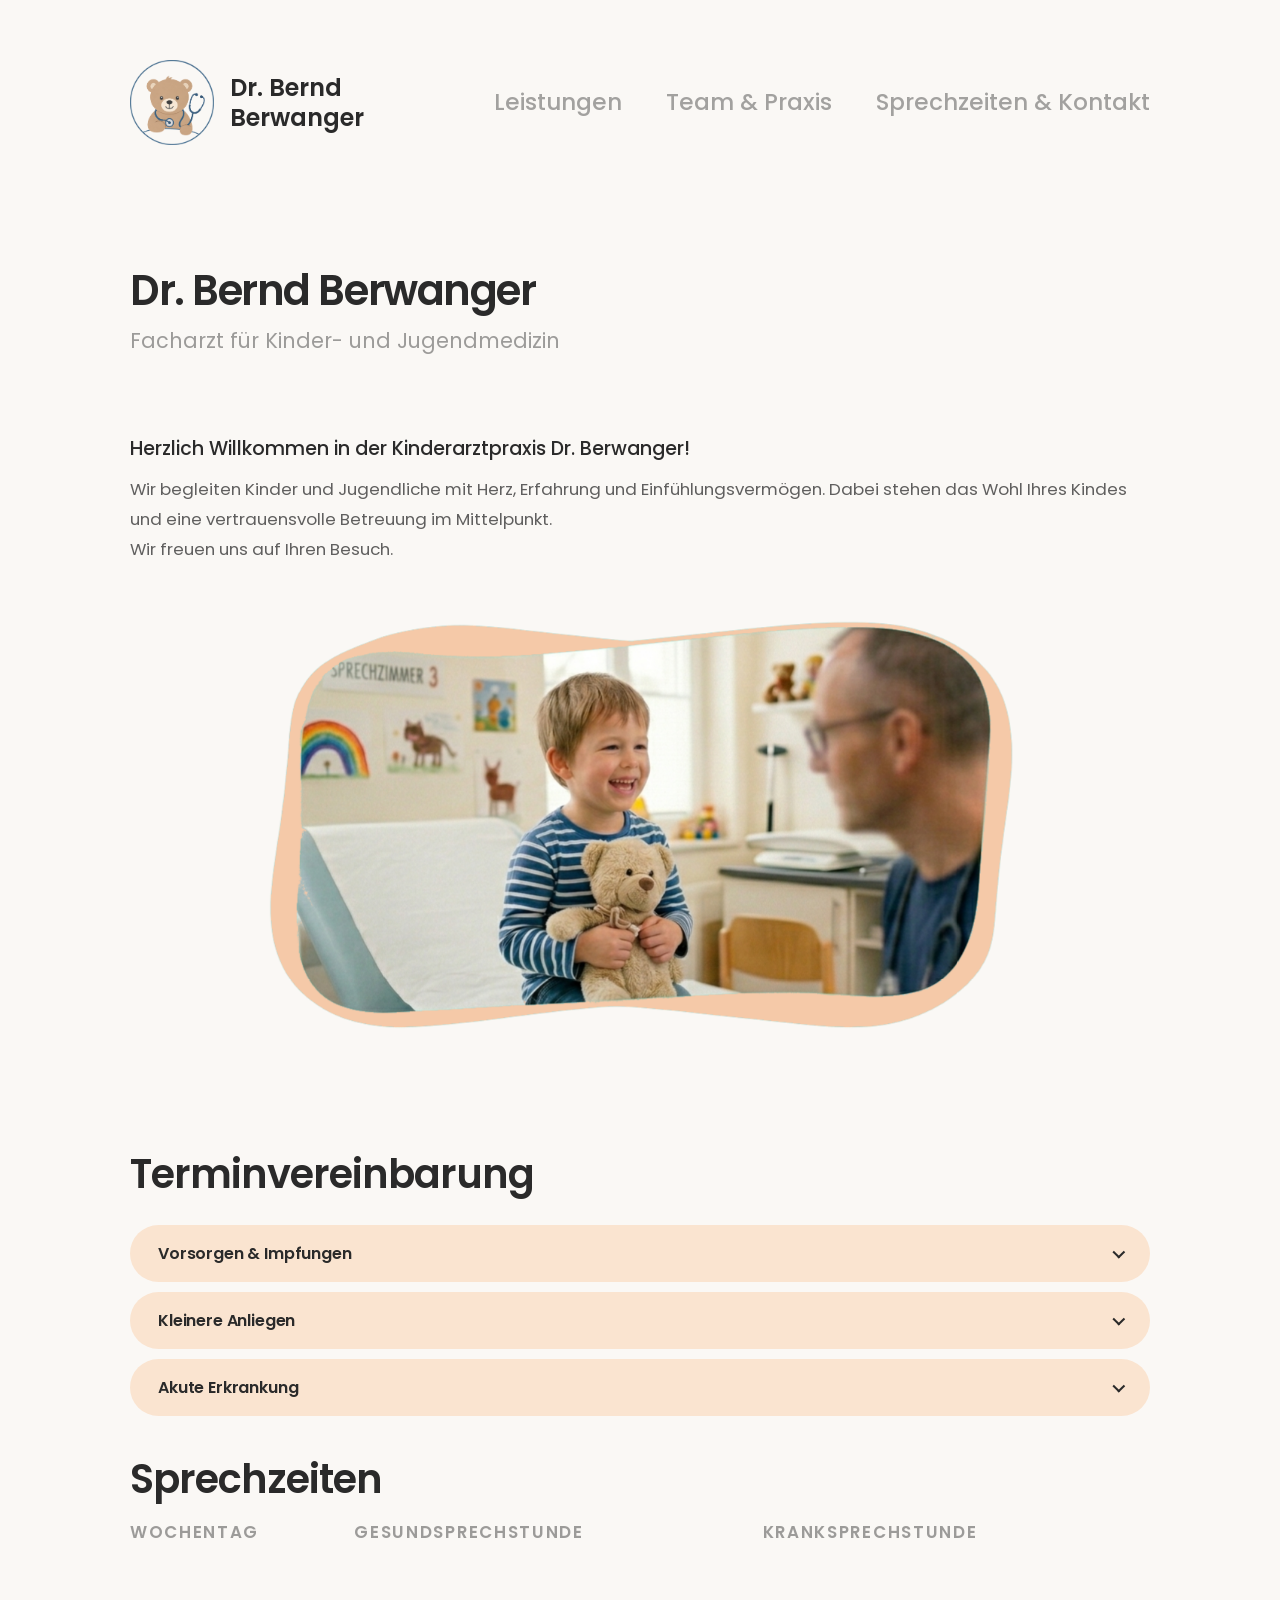
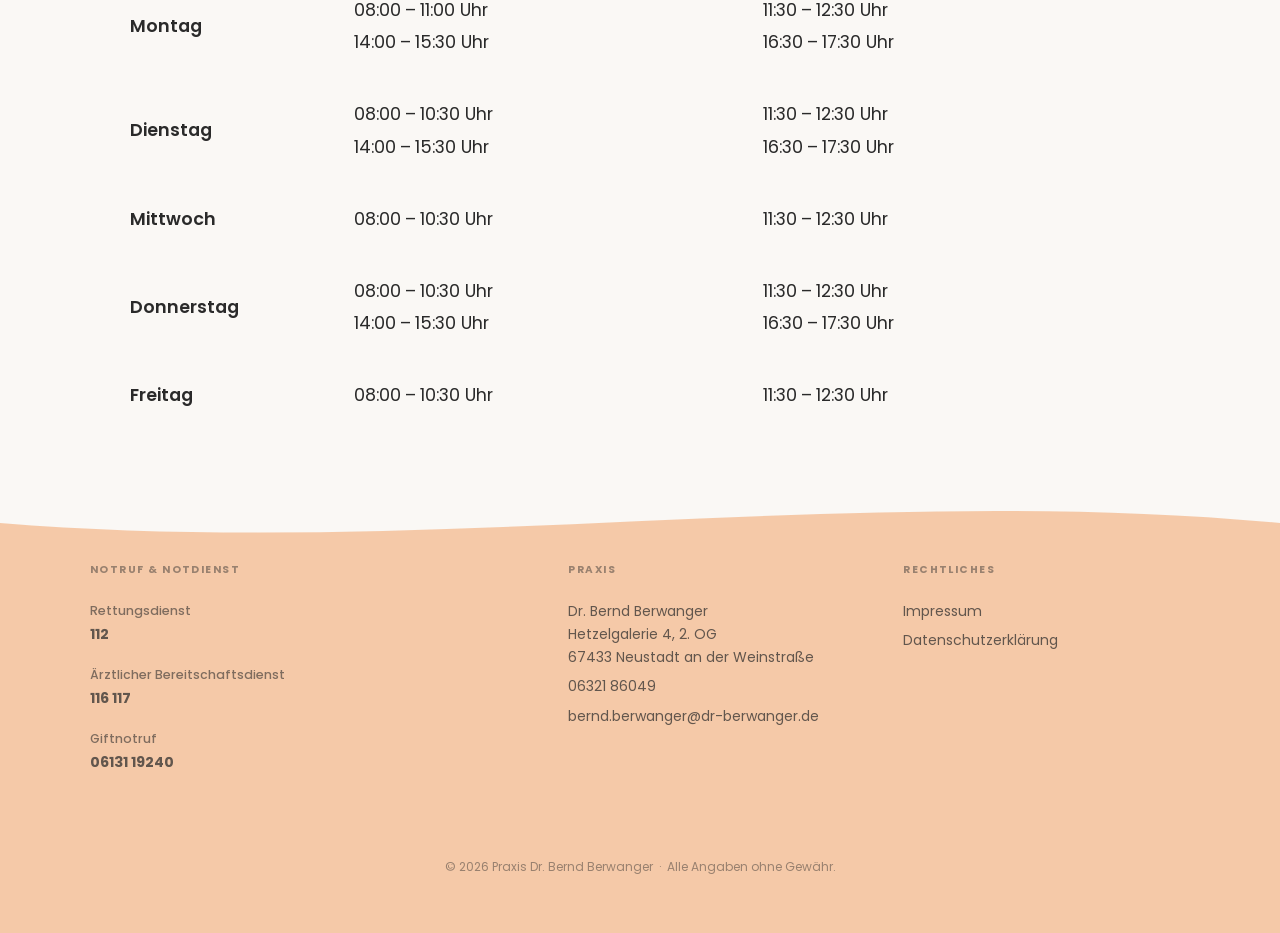
<file: index.html>
<!DOCTYPE html>
<html lang="de">
<head>
  <meta charset="UTF-8" />
  <meta name="viewport" content="width=device-width, initial-scale=1.0" />
  <link rel="icon" href="favicon.ico" type="image/x-icon" />
  <link rel="icon" type="image/png" sizes="32x32" href="favicon-32x32.png" />
  <link rel="apple-touch-icon" sizes="180x180" href="apple-touch-icon.png" />
  <meta name="description" content="Kinderarztpraxis Dr. Bernd Berwanger – Ihr Kinder- und Jugendarzt in Neustadt. Sprechzeiten, Leistungen und Kontakt." />
  <title>Dr. Bernd Berwanger – Kinderarztpraxis</title>

  <!-- Google Fonts: Poppins -->
  <link rel="preconnect" href="https://fonts.googleapis.com" />
  <link rel="preconnect" href="https://fonts.gstatic.com" crossorigin />
  <link href="https://fonts.googleapis.com/css2?family=Poppins:wght@300;400;500;600;700&display=swap" rel="stylesheet" />

  <!-- Zentrales Design-System -->
  <link rel="stylesheet" href="style.css" />

  <style>
    /* ── Terminvereinbarung: Links im Akkordeon ──────────────────
       Überschreibt die großen Werte aus style.css für den
       Akkordeon-Kontext. Unterstriche entfallen bei der E-Mail.
    ──────────────────────────────────────────────────────────── */
    .termin-tel-link {
      font-size:      clamp(1rem, 2.5vw, 1.3rem);
      letter-spacing: -0.01em;
      line-height:    1.35;
      margin-bottom:  0.25rem;
    }

    .termin-email-link {
      font-size:     clamp(1rem, 2.5vw, 1.3rem);
      border-bottom: none;
    }

    .termin-email-link:hover { opacity: 0.65; }
  </style>
</head>

<body>

  <!-- ════════════════════════════════════════
       KOPFZEILE / NAVIGATION
  ════════════════════════════════════════ -->
  <header class="nav-wrapper" role="banner">
    <div class="nav-inner">

      <a href="index.html" class="logo-bereich" aria-label="Startseite – Praxis Dr. Berwanger">
        <img id="praxis-logo" src="" alt="Logo der Praxis Dr. Berwanger" />
        <div>
          <div class="logo-text-haupt">Dr. Bernd<br />Berwanger</div>
        </div>
      </a>

      <nav aria-label="Hauptnavigation">
        <ul class="nav-links">
          <li><a href="leistungen.html">Leistungen</a></li>
          <li><a href="team.html">Team &amp; Praxis</a></li>
          <li><a href="kontakt.html">Sprechzeiten &amp; Kontakt</a></li>
        </ul>
      </nav>

      <button
        class="burger-btn"
        id="burgerBtn"
        aria-expanded="false"
        aria-controls="mobileMenu"
        aria-label="Menü öffnen"
      >
        <span></span>
        <span></span>
        <span></span>
      </button>

    </div>

    <nav id="mobileMenu" class="mobile-menu" aria-label="Mobile Navigation" hidden>
      <a href="leistungen.html">Leistungen</a>
      <a href="team.html">Team &amp; Praxis</a>
      <a href="kontakt.html">Sprechzeiten &amp; Kontakt</a>
    </nav>
  </header>


  <!-- ════════════════════════════════════════
       ANKÜNDIGUNGS-BANNER (dynamisch aus JSON)
  ════════════════════════════════════════ -->
  <div id="newsBanner" role="alert" aria-live="polite" style="display:none;"></div>


  <!-- ════════════════════════════════════════
       HAUPTINHALT
  ════════════════════════════════════════ -->
  <main id="hauptinhalt" class="startseite">

    <div class="inhalt-zentriert einblenden verzoegert-1">
      <section
        class="begruessungsbereich"
        id="begruessungsBereich"
        aria-labelledby="praxisArztName"
      >
        <div class="lade-placeholder" style="width:55%; height:3.6rem; margin-bottom:1rem;"></div>
        <div class="lade-placeholder" style="width:43%; height:1.35rem; margin-bottom:5rem;"></div>
        <div class="lade-placeholder" style="width:72%; margin-bottom:0.7rem;"></div>
        <div class="lade-placeholder" style="width:90%; margin-bottom:0.45rem;"></div>
        <div class="lade-placeholder" style="width:38%;"></div>
      </section>
    </div>

    <div class="startseiten-bild-wrapper einblenden verzoegert-1">
      <img
        src="bilder/bild_startseite1.png"
        alt="Einblick in die Praxis Dr. Berwanger"
        class="startseiten-bild"
      />
    </div>

    <!-- ════════════════════════════════════════
         TERMINVEREINBARUNG
    ════════════════════════════════════════ -->
    <div class="inhalt-zentriert">
      <section
        class="terminvereinbarung-bereich einblenden verzoegert-2"
        id="terminvereinbarungBereich"
        aria-labelledby="terminTitel"
      >
        <h2 id="terminTitel">Terminvereinbarung</h2>

        <div class="akkordeon" id="terminAkkordeon">

          <!-- ── Vorsorge & Impfungen ──────────────────────── -->
          <div class="akkordeon-item">
            <button class="akkordeon-pill" aria-expanded="false">
              Vorsorgen &amp; Impfungen
              <span class="akkordeon-pfeil" aria-hidden="true"></span>
            </button>
            <div class="akkordeon-inhalt">
              <div class="akkordeon-inhalt-inner">
                <p>Vorsorgen, Impfungen und alle geplanten Besuche vereinbaren
                   Sie bequem per E-Mail:</p>
                <a href="mailto:termine@dr-berwanger.de"
                   id="akkordeon-termin-email"
                   class="termin-email-link">Termine@dr-berwanger.de</a>
                <p class="akkordeon-app-zeile">Oder per Chat in der
                  <a href="kontakt.html#praxis-app" class="termin-inline-link">Praxis-App</a>.
                </p>
              </div>
            </div>
          </div>

          <!-- ── Kleinere Anliegen ─────────────────────────── -->
          <div class="akkordeon-item">
            <button class="akkordeon-pill" aria-expanded="false">
              Kleinere Anliegen
              <span class="akkordeon-pfeil" aria-hidden="true"></span>
            </button>
            <div class="akkordeon-inhalt">
              <div class="akkordeon-inhalt-inner">
                <p>Kleinere <strong>nicht-infektiöse</strong> Anliegen wie
                   Wunden, kurzfristige Impfungen oder kleinere Abklärungen können auch ohne 
                   Termin in die Gesundsprechstunde kommen. Bitte Wartezeit einplanen.</p>
              </div>
            </div>
          </div>

          <!-- ── Akute Erkrankung ──────────────────────────── -->
          <div class="akkordeon-item">
            <button class="akkordeon-pill" aria-expanded="false">
              Akute Erkrankung
              <span class="akkordeon-pfeil" aria-hidden="true"></span>
            </button>
            <div class="akkordeon-inhalt">
              <div class="akkordeon-inhalt-inner">
                <p>Kinder mit <strong>infektiösen</strong>  Erkrankungen wie Fieber, Erkältung,
                   Magen-Darm&nbsp;etc. können sich in der
                   Kranksprechstunde vorstellen.</p>
                <div class="akkordeon-sprechzeit-block">
                  <p><strong>Vormittags:</strong> Wenn möglich mit telefonischer Anmeldung.</p>
                  <a href="tel:0632186049"
                     id="akkordeon-telefon"
                     class="termin-tel-link"
                     aria-label="Praxis anrufen: 06321 86049">06321&thinsp;86049</a>
                </div>
                <div class="akkordeon-sprechzeit-block">
                  <p><strong>Nachmittags:</strong> Die Kranksprechstunde nachmittags
                     ist eine offene Sprechstunde – keine Anmeldung erforderlich.</p>
                </div>
              </div>
            </div>
          </div>

        </div>
      </section>
    </div>

    <div class="inhalt-zentriert">
      <section
        class="sprechzeiten-bereich einblenden verzoegert-2"
        id="sprechzeitenBereich"
        aria-labelledby="sprechzeitenTitel"
      >
        <h2 id="sprechzeitenTitel">Sprechzeiten</h2>
        <div id="sprechzeitenTabelle" role="region" aria-label="Sprechzeiten-Übersicht">
          <table class="sprechzeiten-tabelle" aria-hidden="true">
            <tbody>
              <tr><td colspan="3"><div class="lade-placeholder" style="height:2.75rem;"></div></td></tr>
              <tr><td colspan="3"><div class="lade-placeholder" style="height:2.75rem; margin-top:0.6rem;"></div></td></tr>
              <tr><td colspan="3"><div class="lade-placeholder" style="height:2.75rem; margin-top:0.6rem;"></div></td></tr>
            </tbody>
          </table>
        </div>
      </section>
    </div>

  </main>


  <!-- ════════════════════════════════════════
       FUSSZEILE
  ════════════════════════════════════════ -->
  <footer role="contentinfo">

    <svg
      class="footer-welle"
      viewBox="0 0 1440 90"
      preserveAspectRatio="none"
      xmlns="http://www.w3.org/2000/svg"
      aria-hidden="true"
    >
      <path d="M0,60 C480,95 960,20 1440,60 L1440,0 L0,0 Z" />
    </svg>

    <div class="footer-inner">

      <!-- Notruf & Notdienst -->
      <div class="footer-block">
        <h4>Notruf &amp; Notdienst</h4>
        <div class="notruf-eintrag">
          <div class="notruf-name">Rettungsdienst</div>
          <a href="tel:112" class="notruf-tel">112</a>
        </div>
        <div class="notruf-eintrag">
          <div class="notruf-name">Ärztlicher Bereitschaftsdienst</div>
          <a href="tel:116117" class="notruf-tel">116 117</a>
        </div>
        <div class="notruf-eintrag">
          <div class="notruf-name">Giftnotruf</div>
          <a href="tel:0613119240" class="notruf-tel">06131 19240</a>
        </div>
      </div>

      <!-- Praxis-Kontakt (dynamisch) -->
      <div class="footer-block" id="footerKontakt">
        <h4>Praxis</h4>
        <p class="lade-placeholder" style="width:85%;"></p>
        <p class="lade-placeholder" style="width:60%; margin-top:0.5rem;"></p>
        <p class="lade-placeholder" style="width:70%; margin-top:0.5rem;"></p>
      </div>

      <!-- Rechtliches -->
      <div class="footer-block">
        <h4>Rechtliches</h4>
        <a href="impressum.html">Impressum</a>
        <a href="datenschutz.html">Datenschutzerklärung</a>
      </div>

    </div>

    <div class="footer-bottom">
      <p>&copy; <span id="jahreszahl"></span> Praxis Dr. Bernd Berwanger &nbsp;·&nbsp; Alle Angaben ohne Gewähr.</p>
    </div>

  </footer>


  <!-- ════════════════════════════════════════
       JAVASCRIPT
  ════════════════════════════════════════ -->
  <script>
    "use strict";

    /* ════════════════════════════════════════════════════════════
       DATUMS-HILFSFUNKTIONEN
    ════════════════════════════════════════════════════════════ */
    function parseDatum(str) {
      const [y, m, d] = str.split('-').map(Number);
      return new Date(y, m - 1, d);
    }

    function formatDatum(datum) {
      const t = String(datum.getDate()).padStart(2, '0');
      const m = String(datum.getMonth() + 1).padStart(2, '0');
      return `${t}.${m}.${datum.getFullYear()}`;
    }

    /* ════════════════════════════════════════════════════════════
       EVENT-LOGIK
    ════════════════════════════════════════════════════════════ */
    function findeAktiveEvents(events) {
      if (!Array.isArray(events)) return [];
      const heute = new Date();
      heute.setHours(0, 0, 0, 0);

      return events
        .filter(ev => {
          if (!ev.von || !ev.bis) return false;
          const von = parseDatum(ev.von);
          const bis = parseDatum(ev.bis);

          if (ev.typ === 'freitext') {
            return heute >= von && heute <= bis;
          }
          if (ev.typ === 'schliessung') {
            const vorlaufTage  = ev.vorlauf_tage ?? 14;
            const vorlaufStart = new Date(von);
            vorlaufStart.setDate(vorlaufStart.getDate() - vorlaufTage);
            return heute >= vorlaufStart && heute <= bis;
          }
          return false;
        })
        .map(ev => {
          const vonDatum = parseDatum(ev.von);
          const bisDatum = parseDatum(ev.bis);
          const phase    = (ev.typ === 'schliessung' && heute < vonDatum)
            ? 'vorlauf' : 'aktiv';
          return { ...ev, vonDatum, bisDatum, phase };
        })
        .sort((a, b) => {
          if (a.typ === 'freitext' && b.typ !== 'freitext') return -1;
          if (a.typ !== 'freitext' && b.typ === 'freitext') return  1;
          return a.vonDatum - b.vonDatum;
        });
    }

    /* ════════════════════════════════════════════════════════════
       BANNER-INHALT AUFBAUEN
    ════════════════════════════════════════════════════════════ */
    function bannerInhaltErstellen(events, vertretungSeite) {
      const heute = new Date();
      heute.setHours(0, 0, 0, 0);

      const eventBloecke  = [];
      let   hatSchliessung = false;

      events.forEach(ev => {
        const innerBloecke = [];

        if (ev.typ === 'freitext') {
          innerBloecke.push(`<p class="banner-text">${ev.text}</p>`);
        }

        if (ev.typ === 'schliessung') {
          hatSchliessung    = true;
          const bisStr      = formatDatum(ev.bisDatum);
          const wiederAuf   = new Date(ev.bisDatum);
          wiederAuf.setDate(wiederAuf.getDate() + 1);
          const wiederAufStr = formatDatum(wiederAuf);

          const schliessText = ev.phase === 'vorlauf'
            ? `Unsere Praxis ist vom ${formatDatum(ev.vonDatum)} bis ${bisStr} ` +
              `wegen ${ev.grund} geschlossen. ` +
              `Wir freuen uns, Sie ab dem ${wiederAufStr} wieder begrüßen zu dürfen.`
            : `Unsere Praxis ist wegen ${ev.grund} noch bis ${bisStr} geschlossen. ` +
              `Wir freuen uns, Sie ab dem ${wiederAufStr} wieder begrüßen zu dürfen.`;

          innerBloecke.push(`<p class="banner-text">${schliessText}</p>`);
        }

        if (innerBloecke.length) {
          eventBloecke.push(`<div class="banner-event">${innerBloecke.join('')}</div>`);
        }
      });

      if (!eventBloecke.length) return { html: '', hatInhalt: false };

      const eventsHtml = `<div class="banner-events">${eventBloecke.join('')}</div>`;
      const btnHtml    = (hatSchliessung && vertretungSeite)
        ? `<a href="${vertretungSeite}" class="banner-btn">Vertretung ansehen</a>`
        : '';

      return { html: eventsHtml + btnHtml, hatInhalt: true };
    }

    /* ── Hilfsfunktionen Sprechzeiten ───────────────────────── */
    function zeitraum(von, bis) {
      if (!von || !bis) return null;
      return `${von}&thinsp;–&thinsp;${bis} Uhr`;
    }

    function zeitblockHtml(zeiten) {
      if (!zeiten || !zeiten.von) return '<span style="opacity:0.28;">–</span>';
      const morgenText     = zeitraum(zeiten.von, zeiten.bis);
      const nachmittagText = (zeiten.nachmittag_von && zeiten.nachmittag_bis)
        ? zeitraum(zeiten.nachmittag_von, zeiten.nachmittag_bis)
        : null;
      let html = '<span class="zeitblock">';
      html += `<span class="morgen">${morgenText}</span>`;
      if (nachmittagText) {
        html += `<span class="nachmittag">${nachmittagText}</span>`;
      }
      html += '</span>';
      return html;
    }

    /* ── Befüll-Funktion: Sprechzeiten ──────────────────────── */
    function befuelleSprechzeiten(oeffnungszeiten) {
      if (!oeffnungszeiten || !oeffnungszeiten.tage) return;
      const container = document.getElementById('sprechzeitenTabelle');
      let html =
        '<table class="sprechzeiten-tabelle" role="table" aria-label="Wöchentliche Sprechzeiten">' +
          '<thead>' +
            '<tr>' +
              '<th scope="col">Wochentag</th>' +
              '<th scope="col">Gesundsprechstunde</th>' +
              '<th scope="col">Kranksprechstunde</th>' +
            '</tr>' +
          '</thead>' +
          '<tbody>';
      oeffnungszeiten.tage.forEach(eintrag => {
        html +=
          '<tr>' +
            `<td>${eintrag.tag}</td>` +
            `<td data-label="Gesundsprechstunde">${zeitblockHtml(eintrag.gesund)}</td>` +
            `<td data-label="Kranksprechstunde">${zeitblockHtml(eintrag.krank)}</td>` +
          '</tr>';
      });
      html += '</tbody></table>';
      container.innerHTML = html;
    }

    /* ── Burger-Menü ────────────────────────────────────────── */
    const burgerBtn  = document.getElementById('burgerBtn');
    const mobileMenu = document.getElementById('mobileMenu');

    burgerBtn.addEventListener('click', () => {
      const istOffen = burgerBtn.classList.toggle('offen');
      burgerBtn.setAttribute('aria-expanded', istOffen);
      burgerBtn.setAttribute('aria-label', istOffen ? 'Menü schließen' : 'Menü öffnen');
      mobileMenu.classList.toggle('offen', istOffen);
      mobileMenu.hidden = !istOffen;
    });

    mobileMenu.querySelectorAll('a').forEach(link => {
      link.addEventListener('click', () => {
        burgerBtn.classList.remove('offen');
        burgerBtn.setAttribute('aria-expanded', 'false');
        burgerBtn.setAttribute('aria-label', 'Menü öffnen');
        mobileMenu.classList.remove('offen');
        mobileMenu.hidden = true;
      });
    });

    /* ── Aktive Seite markieren ─────────────────────────────── */
    const aktuelleSeite = window.location.pathname.split('/').pop() || 'index.html';
    document.querySelectorAll('.nav-links a, .mobile-menu a').forEach(link => {
      if (link.getAttribute('href') === aktuelleSeite) link.classList.add('aktiv');
    });

    /* ── Jahr im Footer ─────────────────────────────────────── */
    document.getElementById('jahreszahl').textContent = new Date().getFullYear();

    /* ── Praxisdaten laden ──────────────────────────────────── */
    fetch('praxis-daten.json')
      .then(res => {
        if (!res.ok) throw new Error('praxis-daten.json nicht erreichbar');
        return res.json();
      })
      .then(daten => {
        befuelleLogo(daten.praxis);
        befuelleBanner(daten.banner, daten.events);
        befuelleBegruessungsbereich(daten.praxis);
        befuelleSprechzeiten(daten.oeffnungszeiten);
        befuelleTerminKontakt(daten.kontakt);
        befuelleFooterKontakt(daten.kontakt, daten.praxis);
      })
      .catch(err => {
        console.error('Fehler beim Laden der Praxisdaten:', err);
        document.querySelector('main').insertAdjacentHTML('afterbegin',
          '<p role="alert" style="font-size:0.875rem;opacity:0.6;margin-bottom:2rem;">' +
          'Die Praxisdaten konnten momentan nicht geladen werden.</p>'
        );
      });

    /* ── Befüll-Funktionen ──────────────────────────────────── */

    function befuelleLogo(praxis) {
      if (!praxis || !praxis.logo) return;
      const logoEl = document.getElementById('praxis-logo');
      logoEl.src   = praxis.logo;
      logoEl.onerror = () => { logoEl.style.display = 'none'; };
    }

    function befuelleBanner(banner, events) {
      const aktiveEvents = findeAktiveEvents(events);
      if (!aktiveEvents.length) return;

      const { html, hatInhalt } = bannerInhaltErstellen(
        aktiveEvents, banner?.vertretung_seite
      );
      if (!hatInhalt) return;

      const div = document.getElementById('newsBanner');
      div.innerHTML =
        '<div class="banner">' +
          '<div class="banner-inner">' +
            html +
          '</div>' +
        '</div>';
      div.style.display = '';
    }

    function befuelleBegruessungsbereich(praxis) {
      if (!praxis) return;
      const el = document.getElementById('begruessungsBereich');
      const gruss = praxis.willkommen_gruss
        ? `<br>${praxis.willkommen_gruss}`
        : '';
      el.innerHTML =
        `<h1 id="praxisArztName">${praxis.arzt_name}</h1>` +
        `<p class="arzt-fachrichtung">${praxis.arzt_titel}</p>` +
        `<p class="willkommen-titel">${praxis.willkommen_titel}</p>` +
        `<p class="willkommen-text">${praxis.willkommen_fliesstext}${gruss}</p>`;
    }

    function befuelleTerminKontakt(kontakt) {
      if (!kontakt) return;
      if (kontakt.termin_email) {
        const el = document.getElementById('akkordeon-termin-email');
        if (el) {
          el.href        = `mailto:${kontakt.termin_email}`;
          el.textContent = kontakt.termin_email;
        }
      }
      if (kontakt.telefon) {
        const el = document.getElementById('akkordeon-telefon');
        if (el) {
          el.href        = `tel:${kontakt.telefon.replace(/\s/g, '')}`;
          el.textContent = kontakt.telefon;
        }
      }
    }

    function befuelleFooterKontakt(kontakt, praxis) {
      if (!kontakt) return;
      const el   = document.getElementById('footerKontakt');
      const adr  = kontakt.adresse;
      const name = praxis?.arzt_name ?? 'Praxis Dr. Berwanger';
      el.innerHTML =
        '<h4>Praxis</h4>' +
        `<p>${name}<br>${adr.strasse}<br>${adr.plz} ${adr.ort}</p>` +
        `<a href="tel:${kontakt.telefon.replace(/\s/g, '')}">${kontakt.telefon}</a>` +
        `<a href="mailto:${kontakt.email}" style="margin-top:0.15rem;">${kontakt.email}</a>`;
    }

    /* ── Akkordeon-Steuerung ────────────────────────────────── */
    (function () {
      const items = document.querySelectorAll('#terminAkkordeon .akkordeon-item');
      items.forEach(item => {
        const pill = item.querySelector('.akkordeon-pill');
        pill.addEventListener('click', () => {
          const istOffen = item.classList.contains('akkordeon-item--offen');
          items.forEach(i => {
            i.classList.remove('akkordeon-item--offen');
            i.querySelector('.akkordeon-pill').setAttribute('aria-expanded', 'false');
          });
          if (!istOffen) {
            item.classList.add('akkordeon-item--offen');
            pill.setAttribute('aria-expanded', 'true');
          }
        });
      });
    }());

  </script>

</body>
</html>
</file>
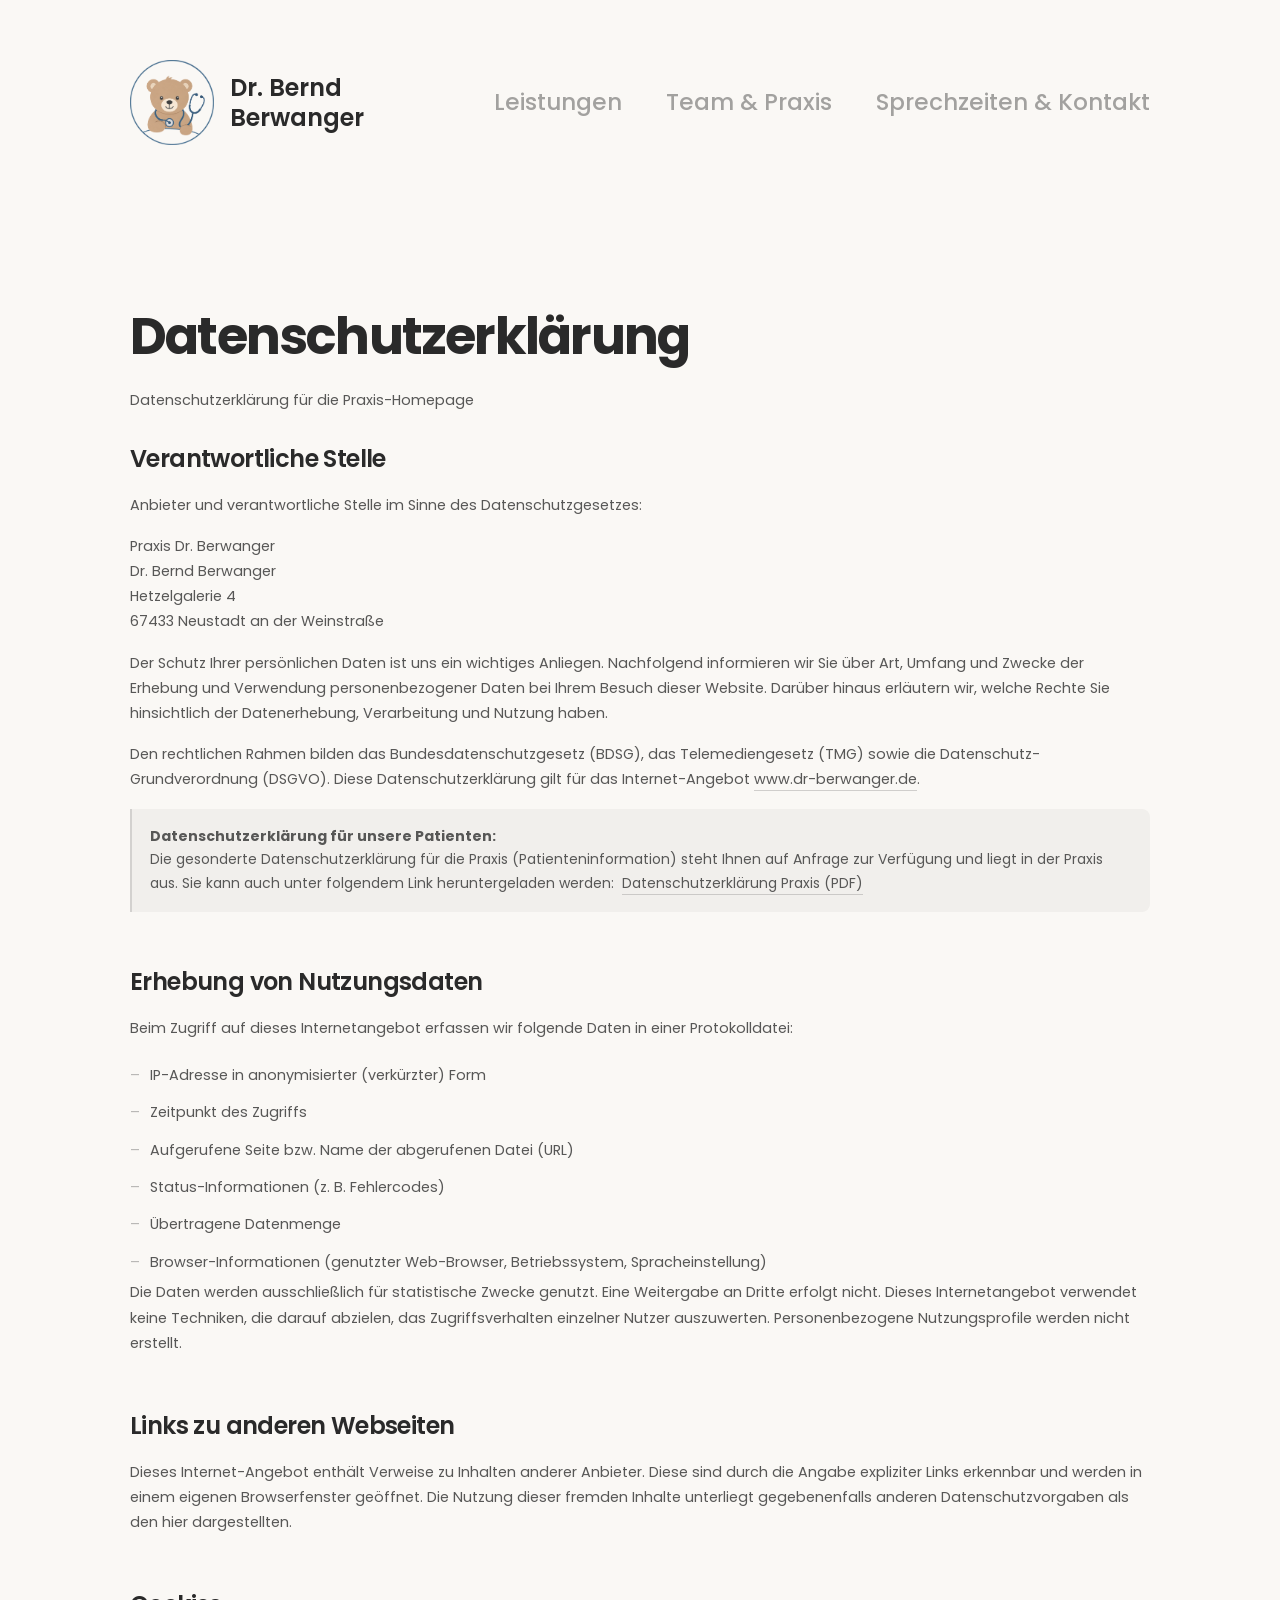
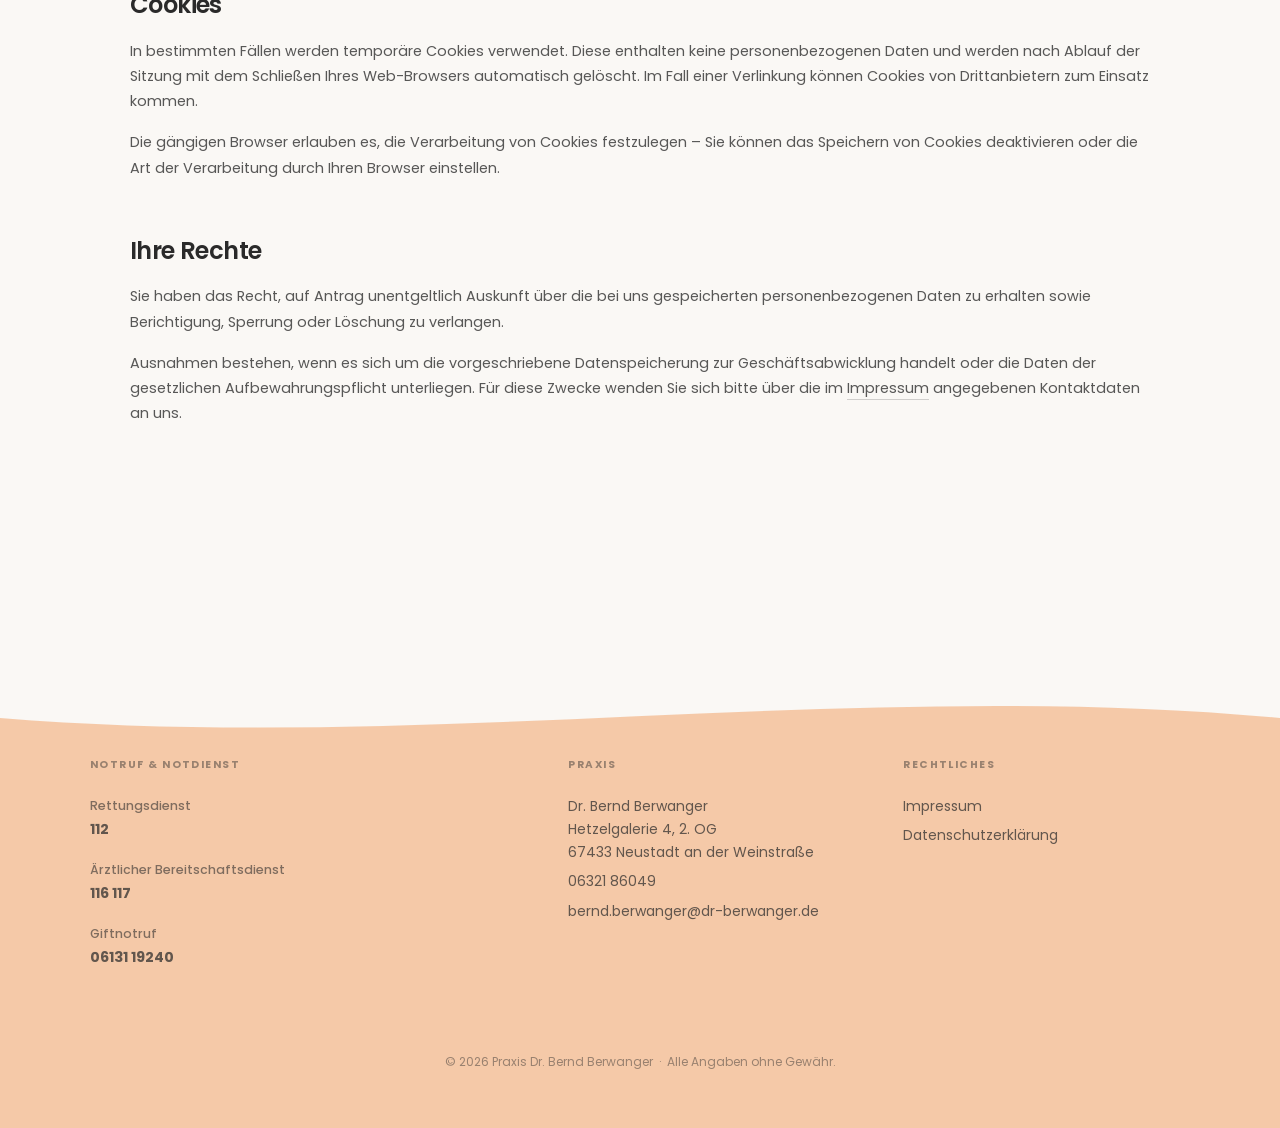
<file: datenschutz.html>
<!DOCTYPE html>
<html lang="de">
<head>
  <meta charset="UTF-8" />
  <meta name="viewport" content="width=device-width, initial-scale=1.0" />
  <link rel="icon" href="favicon.ico" type="image/x-icon" />
  <link rel="icon" type="image/png" sizes="32x32" href="favicon-32x32.png" />
  <link rel="apple-touch-icon" sizes="180x180" href="apple-touch-icon.png" />
  <meta name="description" content="Datenschutzerklärung – Praxis Dr. Bernd Berwanger, Neustadt an der Weinstraße." />
  <title>Datenschutzerklärung – Dr. Bernd Berwanger</title>

  <!-- Google Fonts: Poppins -->
  <link rel="preconnect" href="https://fonts.googleapis.com" />
  <link rel="preconnect" href="https://fonts.gstatic.com" crossorigin />
  <link href="https://fonts.googleapis.com/css2?family=Poppins:wght@300;400;500;600;700&display=swap" rel="stylesheet" />

  <!-- Zentrales Design-System -->
  <link rel="stylesheet" href="style.css" />

  <style>
    /* ── Datenschutz: seitenspezifische Ergänzungen ───────────── */

    /* Externe Links in Fließtext */
    .legal-sektion a {
      color:          var(--farbe-text);
      border-bottom:  1px solid rgba(42, 42, 42, 0.25);
      padding-bottom: 0.05rem;
      transition:     border-color 0.2s, opacity 0.2s;
    }

    .legal-sektion a:hover {
      opacity:      0.7;
      border-color: var(--farbe-text);
    }

    /* Aufzählung Protokolldaten */
    .legal-liste {
      margin:     0;
      padding:    0;
      list-style: none;
    }

    .legal-liste li {
      position:    relative;
      padding:     0.4rem 0 0.4rem 1.25rem;
      font-size:   0.9rem;
      opacity:     0.78;
      line-height: 1.7;
    }

    .legal-liste li::before {
      content:  '–';
      position: absolute;
      left:     0;
      opacity:  0.4;
    }

    /* Hervorgehobener Hinweis (z.&nbsp;B. für Patienteninformation) */
    .legal-hinweis {
      background:    rgba(42, 42, 42, 0.05);
      border-left:   2.5px solid rgba(42, 42, 42, 0.2);
      border-radius: 0 8px 8px 0;
      padding:       1rem 1.1rem;
      margin-top:    1rem;
      font-size:     0.875rem;
      opacity:       0.78;
      line-height:   1.7;
    }
  </style>
</head>

<body>

  <!-- ════════════════════════════════════════
       KOPFZEILE / NAVIGATION
  ════════════════════════════════════════ -->
  <header class="nav-wrapper" role="banner">
    <div class="nav-inner">

      <a href="index.html" class="logo-bereich" aria-label="Startseite – Praxis Dr. Berwanger">
        <img id="praxis-logo" src="" alt="Logo der Praxis Dr. Berwanger" />
        <div>
          <div class="logo-text-haupt">Dr. Bernd<br />Berwanger</div>
        </div>
      </a>

      <nav aria-label="Hauptnavigation">
        <ul class="nav-links">
          <li><a href="leistungen.html">Leistungen</a></li>
          <li><a href="team.html">Team &amp; Praxis</a></li>
          <li><a href="kontakt.html">Sprechzeiten &amp; Kontakt</a></li>
        </ul>
      </nav>

      <button
        class="burger-btn"
        id="burgerBtn"
        aria-expanded="false"
        aria-controls="mobileMenu"
        aria-label="Menü öffnen"
      >
        <span></span>
        <span></span>
        <span></span>
      </button>

    </div>

    <nav id="mobileMenu" class="mobile-menu" aria-label="Mobile Navigation" hidden>
      <a href="leistungen.html">Leistungen</a>
      <a href="team.html">Team &amp; Praxis</a>
      <a href="kontakt.html">Sprechzeiten &amp; Kontakt</a>
    </nav>
  </header>


  <!-- ════════════════════════════════════════
       HAUPTINHALT
  ════════════════════════════════════════ -->
  <main id="hauptinhalt">

    <div class="legal-sektion einblenden verzoegert-1" style="margin-bottom:2rem;">
      <h1>Datenschutzerklärung</h1>
      <p>Datenschutzerklärung für die Praxis-Homepage</p>
    </div>


    <!-- ── 1. Verantwortliche Stelle ──────────────────────────── -->
    <section class="legal-sektion einblenden verzoegert-2" aria-labelledby="titelVerantwortlich">
      <h2 id="titelVerantwortlich">Verantwortliche Stelle</h2>

      <p>
        Anbieter und verantwortliche Stelle im Sinne des Datenschutzgesetzes:
      </p>

      <p>
        Praxis Dr. Berwanger<br>
        Dr. Bernd Berwanger<br>
        Hetzelgalerie 4<br>
        67433 Neustadt an der Weinstraße
      </p>

      <p>
        Der Schutz Ihrer persönlichen Daten ist uns ein wichtiges Anliegen. Nachfolgend
        informieren wir Sie über Art, Umfang und Zwecke der Erhebung und Verwendung
        personenbezogener Daten bei Ihrem Besuch dieser Website. Darüber hinaus erläutern wir,
        welche Rechte Sie hinsichtlich der Datenerhebung, Verarbeitung und Nutzung haben.
      </p>

      <p>
        Den rechtlichen Rahmen bilden das Bundesdatenschutzgesetz (BDSG), das
        Telemediengesetz (TMG) sowie die Datenschutz-Grundverordnung (DSGVO).
        Diese Datenschutzerklärung gilt für das Internet-Angebot
        <a href="https://www.dr-berwanger.de" target="_blank" rel="noopener noreferrer">www.dr-berwanger.de</a>.
      </p>

      <div class="legal-hinweis" role="note">
        <strong>Datenschutzerklärung für unsere Patienten:</strong><br>
        Die gesonderte Datenschutzerklärung für die Praxis (Patienteninformation) steht Ihnen
        auf Anfrage zur Verfügung und liegt in der Praxis aus. Sie kann auch unter folgendem
        Link heruntergeladen werden:&nbsp;
        <a
          href="https://www.dr-berwanger.de/bilder/praxisinformation_datenschutz_patienteninformation_berwanger.pdf/@@download/file/Praxisinformation_Datenschutz_Patienteninformation_Berwanger.pdf"
          target="_blank"
          rel="noopener noreferrer"
        >
          Datenschutzerklärung Praxis (PDF)
        </a>
      </div>
    </section>


    <!-- ── 2. Erhebung von Nutzungsdaten ──────────────────────── -->
    <section class="legal-sektion einblenden verzoegert-2" aria-labelledby="titelNutzungsdaten">
      <h2 id="titelNutzungsdaten">Erhebung von Nutzungsdaten</h2>

      <p>
        Beim Zugriff auf dieses Internetangebot erfassen wir folgende Daten in einer
        Protokolldatei:
      </p>

      <ul class="legal-liste">
        <li>IP-Adresse in anonymisierter (verkürzter) Form</li>
        <li>Zeitpunkt des Zugriffs</li>
        <li>Aufgerufene Seite bzw. Name der abgerufenen Datei (URL)</li>
        <li>Status-Informationen (z.&nbsp;B. Fehlercodes)</li>
        <li>Übertragene Datenmenge</li>
        <li>Browser-Informationen (genutzter Web-Browser, Betriebssystem, Spracheinstellung)</li>
      </ul>

      <p>
        Die Daten werden ausschließlich für statistische Zwecke genutzt.
        Eine Weitergabe an Dritte erfolgt nicht. Dieses Internetangebot verwendet keine
        Techniken, die darauf abzielen, das Zugriffsverhalten einzelner Nutzer auszuwerten.
        Personenbezogene Nutzungsprofile werden nicht erstellt.
      </p>
    </section>


    <!-- ── 3. Links zu anderen Webseiten ─────────────────────── -->
    <section class="legal-sektion einblenden verzoegert-3" aria-labelledby="titelLinks">
      <h2 id="titelLinks">Links zu anderen Webseiten</h2>

      <p>
        Dieses Internet-Angebot enthält Verweise zu Inhalten anderer Anbieter.
        Diese sind durch die Angabe expliziter Links erkennbar und werden in einem
        eigenen Browserfenster geöffnet. Die Nutzung dieser fremden Inhalte unterliegt
        gegebenenfalls anderen Datenschutzvorgaben als den hier dargestellten.
      </p>
    </section>


    <!-- ── 4. Cookies ─────────────────────────────────────────── -->
    <section class="legal-sektion einblenden verzoegert-3" aria-labelledby="titelCookies">
      <h2 id="titelCookies">Cookies</h2>

      <p>
        In bestimmten Fällen werden temporäre Cookies verwendet. Diese enthalten
        keine personenbezogenen Daten und werden nach Ablauf der Sitzung mit dem
        Schließen Ihres Web-Browsers automatisch gelöscht. Im Fall einer Verlinkung
        können Cookies von Drittanbietern zum Einsatz kommen.
      </p>

      <p>
        Die gängigen Browser erlauben es, die Verarbeitung von Cookies festzulegen –
        Sie können das Speichern von Cookies deaktivieren oder die Art der Verarbeitung
        durch Ihren Browser einstellen.
      </p>
    </section>


    <!-- ── 5. Ihre Rechte ──────────────────────────────────────── -->
    <section class="legal-sektion einblenden verzoegert-4" aria-labelledby="titelRechte">
      <h2 id="titelRechte">Ihre Rechte</h2>

      <p>
        Sie haben das Recht, auf Antrag unentgeltlich Auskunft über die bei uns
        gespeicherten personenbezogenen Daten zu erhalten sowie Berichtigung, Sperrung
        oder Löschung zu verlangen.
      </p>

      <p>
        Ausnahmen bestehen, wenn es sich um die vorgeschriebene Datenspeicherung zur
        Geschäftsabwicklung handelt oder die Daten der gesetzlichen Aufbewahrungspflicht
        unterliegen. Für diese Zwecke wenden Sie sich bitte über die im
        <a href="impressum.html">Impressum</a> angegebenen Kontaktdaten an uns.
      </p>
    </section>

  </main>


  <!-- ════════════════════════════════════════
       FUSSZEILE
  ════════════════════════════════════════ -->
  <footer role="contentinfo">

    <svg
      class="footer-welle"
      viewBox="0 0 1440 90"
      preserveAspectRatio="none"
      xmlns="http://www.w3.org/2000/svg"
      aria-hidden="true"
    >
      <path d="M0,60 C480,95 960,20 1440,60 L1440,0 L0,0 Z" />
    </svg>

    <div class="footer-inner">

      <div class="footer-block">
        <h4>Notruf &amp; Notdienst</h4>
        <div class="notruf-eintrag">
          <div class="notruf-name">Rettungsdienst</div>
          <a href="tel:112" class="notruf-tel">112</a>
        </div>
        <div class="notruf-eintrag">
          <div class="notruf-name">Ärztlicher Bereitschaftsdienst</div>
          <a href="tel:116117" class="notruf-tel">116 117</a>
        </div>
        <div class="notruf-eintrag">
          <div class="notruf-name">Giftnotruf</div>
          <a href="tel:0613119240" class="notruf-tel">06131 19240</a>
        </div>
      </div>

      <div class="footer-block" id="footerKontakt">
        <h4>Praxis</h4>
        <p class="lade-placeholder" style="width:85%;"></p>
        <p class="lade-placeholder" style="width:60%; margin-top:0.5rem;"></p>
        <p class="lade-placeholder" style="width:70%; margin-top:0.5rem;"></p>
      </div>

      <div class="footer-block">
        <h4>Rechtliches</h4>
        <a href="impressum.html">Impressum</a>
        <a href="datenschutz.html">Datenschutzerklärung</a>
      </div>

    </div>

    <div class="footer-bottom">
      <p>&copy; <span id="jahreszahl"></span> Praxis Dr. Bernd Berwanger &nbsp;·&nbsp; Alle Angaben ohne Gewähr.</p>
    </div>

  </footer>


  <!-- ════════════════════════════════════════
       JAVASCRIPT
  ════════════════════════════════════════ -->
  <script>
    "use strict";

    /* ── Burger-Menü ─────────────────────────────────────────── */
    const burgerBtn  = document.getElementById('burgerBtn');
    const mobileMenu = document.getElementById('mobileMenu');

    burgerBtn.addEventListener('click', () => {
      const istOffen = burgerBtn.classList.toggle('offen');
      burgerBtn.setAttribute('aria-expanded', istOffen);
      burgerBtn.setAttribute('aria-label', istOffen ? 'Menü schließen' : 'Menü öffnen');
      mobileMenu.classList.toggle('offen', istOffen);
      mobileMenu.hidden = !istOffen;
    });

    mobileMenu.querySelectorAll('a').forEach(link => {
      link.addEventListener('click', () => {
        burgerBtn.classList.remove('offen');
        burgerBtn.setAttribute('aria-expanded', 'false');
        burgerBtn.setAttribute('aria-label', 'Menü öffnen');
        mobileMenu.classList.remove('offen');
        mobileMenu.hidden = true;
      });
    });

    /* ── Aktive Seite markieren ──────────────────────────────── */
    const aktuelleSeite = window.location.pathname.split('/').pop() || 'index.html';
    document.querySelectorAll('.nav-links a, .mobile-menu a').forEach(link => {
      if (link.getAttribute('href') === aktuelleSeite) link.classList.add('aktiv');
    });

    /* ── Jahr im Footer ──────────────────────────────────────── */
    document.getElementById('jahreszahl').textContent = new Date().getFullYear();

    /* ── Praxisdaten laden ───────────────────────────────────── */
    fetch('praxis-daten.json')
      .then(res => {
        if (!res.ok) throw new Error('praxis-daten.json nicht erreichbar');
        return res.json();
      })
      .then(daten => {
        befuelleLogo(daten.praxis);
        befuelleFooterKontakt(daten.kontakt);
      })
      .catch(err => console.error('Fehler beim Laden der Praxisdaten:', err));

    /* ── Befüll-Funktionen ───────────────────────────────────── */

    function befuelleLogo(praxis) {
      if (!praxis || !praxis.logo) return;
      const logoEl   = document.getElementById('praxis-logo');
      logoEl.src     = praxis.logo;
      logoEl.onerror = () => { logoEl.style.display = 'none'; };
    }

    function befuelleFooterKontakt(kontakt) {
      if (!kontakt) return;
      const el  = document.getElementById('footerKontakt');
      const adr = kontakt.adresse;
      el.innerHTML =
        '<h4>Praxis</h4>' +
        `<p>Dr. Bernd Berwanger<br>${adr.strasse}<br>${adr.plz}\u00A0${adr.ort}</p>` +
        `<a href="tel:${kontakt.telefon.replace(/\s/g, '')}">${kontakt.telefon}</a>` +
        `<a href="mailto:${kontakt.email}" style="margin-top:0.15rem;">${kontakt.email}</a>`;
    }
  </script>

</body>
</html>
</file>
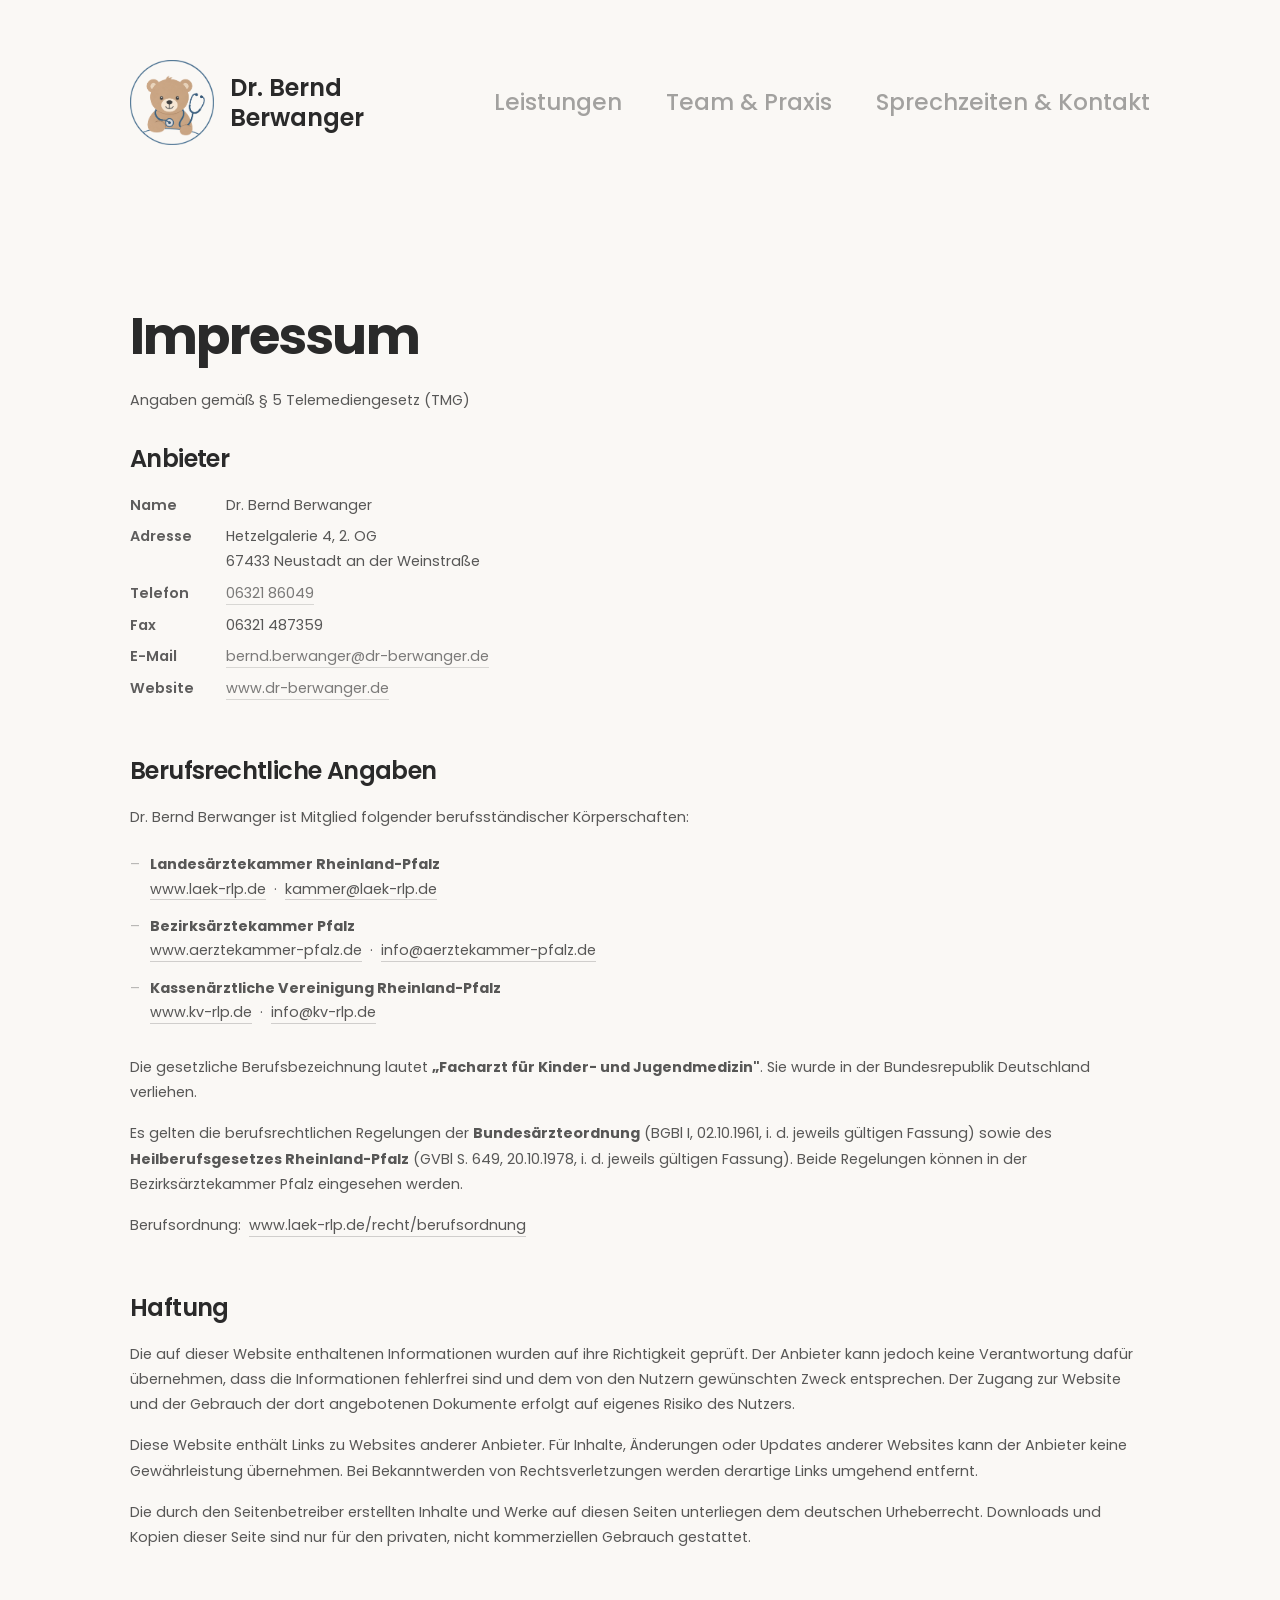
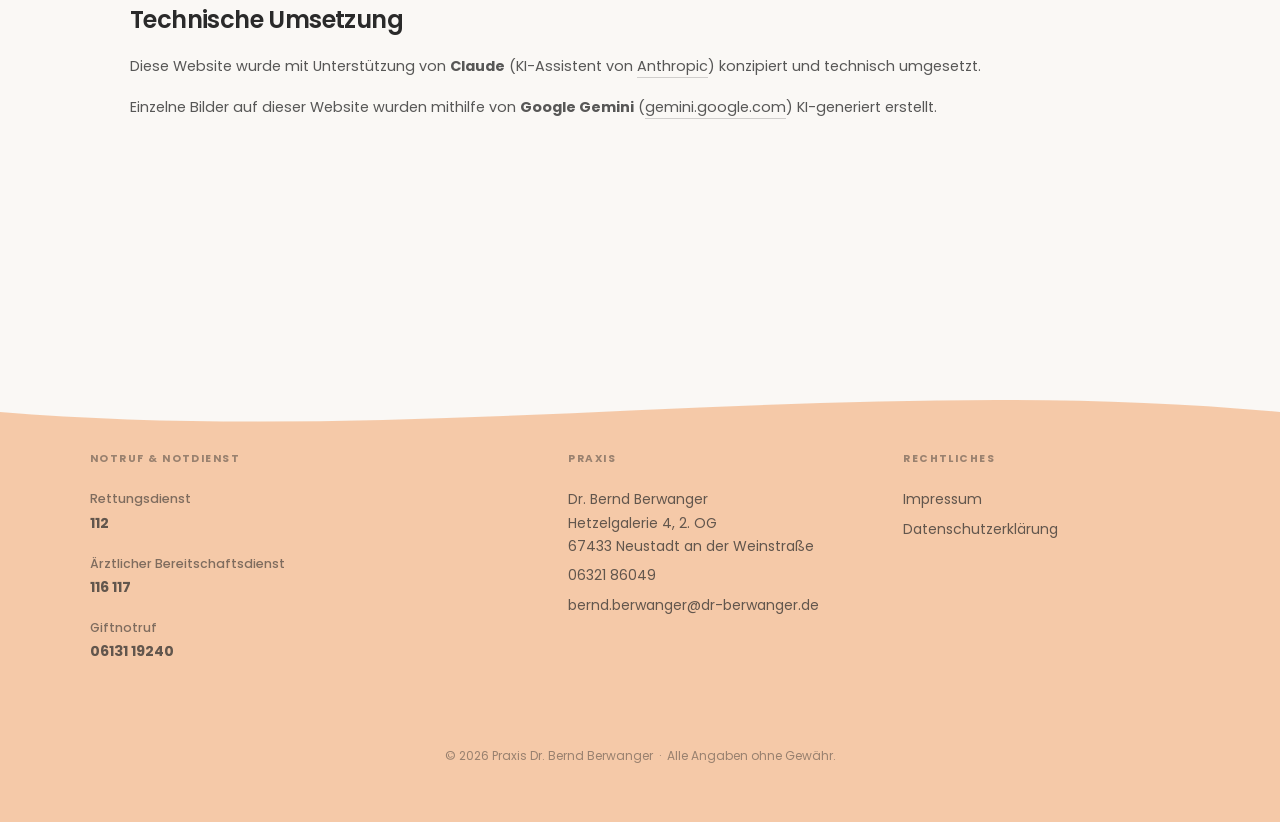
<file: impressum.html>
<!DOCTYPE html>
<html lang="de">
<head>
  <meta charset="UTF-8" />
  <meta name="viewport" content="width=device-width, initial-scale=1.0" />
<link rel="icon" href="favicon.ico" type="image/x-icon" />
<link rel="icon" type="image/png" sizes="32x32" href="favicon-32x32.png" />
<link rel="apple-touch-icon" sizes="180x180" href="apple-touch-icon.png" />  <meta name="description" content="Impressum – Dr. Bernd Berwanger, Facharzt für Kinder- und Jugendmedizin, Neustadt an der Weinstraße." />
  <title>Impressum – Dr. Bernd Berwanger</title>

  <!-- Google Fonts: Poppins -->
  <link rel="preconnect" href="https://fonts.googleapis.com" />
  <link rel="preconnect" href="https://fonts.gstatic.com" crossorigin />
  <link href="https://fonts.googleapis.com/css2?family=Poppins:wght@300;400;500;600;700&display=swap" rel="stylesheet" />

  <!-- Zentrales Design-System -->
  <link rel="stylesheet" href="style.css" />

  <style>
    /* ── Impressum: seitenspezifische Ergänzungen ──────────────── */

    /* Definitionsliste für Kontaktdaten */
    .legal-dl {
      display:               grid;
      grid-template-columns: max-content 1fr;
      gap:                   0.4rem 2rem;
      margin:                0;
      font-size:             0.9rem;
    }

    .legal-dl dt {
      font-weight: 600;
      opacity:     0.75;
      white-space: nowrap;
    }

    .legal-dl dd {
      margin:  0;
      opacity: 0.78;
    }

    .legal-dl a {
      color:      var(--farbe-text);
      opacity:    0.78;
      transition: opacity 0.2s;
    }

    .legal-dl a:hover { opacity: 1; }

    @media (max-width: 480px) {
      .legal-dl {
        grid-template-columns: 1fr;
      }
      .legal-dl dt { margin-top: 0.75rem; }
      .legal-dl dt:first-child { margin-top: 0; }
    }

    /* Externe Links in Fließtext */
    .legal-sektion a {
      color:           var(--farbe-text);
      border-bottom:   1px solid rgba(42, 42, 42, 0.25);
      padding-bottom:  0.05rem;
      transition:      border-color 0.2s, opacity 0.2s;
    }

    .legal-sektion a:hover {
      opacity:      0.7;
      border-color: var(--farbe-text);
    }

    /* Seitenspezifische Aufzählung */
    .legal-liste {
      margin:     0;
      padding:    0;
      list-style: none;
    }

    .legal-liste li {
      position:    relative;
      padding:     0.4rem 0 0.4rem 1.25rem;
      font-size:   0.9rem;
      opacity:     0.78;
      line-height: 1.7;
    }

    .legal-liste li::before {
      content:  '–';
      position: absolute;
      left:     0;
      opacity:  0.4;
    }
  </style>
</head>

<body>

  <!-- ════════════════════════════════════════
       KOPFZEILE / NAVIGATION
  ════════════════════════════════════════ -->
  <header class="nav-wrapper" role="banner">
    <div class="nav-inner">

      <a href="index.html" class="logo-bereich" aria-label="Startseite – Praxis Dr. Berwanger">
        <img id="praxis-logo" src="" alt="Logo der Praxis Dr. Berwanger" />
        <div>
          <div class="logo-text-haupt">Dr. Bernd<br />Berwanger</div>
        </div>
      </a>

      <nav aria-label="Hauptnavigation">
        <ul class="nav-links">
          <li><a href="leistungen.html">Leistungen</a></li>
          <li><a href="team.html">Team &amp; Praxis</a></li>
          <li><a href="kontakt.html">Sprechzeiten &amp; Kontakt</a></li>
        </ul>
      </nav>

      <button
        class="burger-btn"
        id="burgerBtn"
        aria-expanded="false"
        aria-controls="mobileMenu"
        aria-label="Menü öffnen"
      >
        <span></span>
        <span></span>
        <span></span>
      </button>

    </div>

    <nav id="mobileMenu" class="mobile-menu" aria-label="Mobile Navigation" hidden>
      <a href="leistungen.html">Leistungen</a>
      <a href="team.html">Team &amp; Praxis</a>
      <a href="kontakt.html">Sprechzeiten &amp; Kontakt</a>
    </nav>
  </header>


  <!-- ════════════════════════════════════════
       HAUPTINHALT
  ════════════════════════════════════════ -->
  <main id="hauptinhalt">

    <div class="legal-sektion einblenden verzoegert-1" style="margin-bottom:2rem;">
      <h1>Impressum</h1>
      <p>Angaben gemäß § 5 Telemediengesetz (TMG)</p>
    </div>


    <!-- ── 1. Anbieter ─────────────────────────────────────────── -->
    <section class="legal-sektion einblenden verzoegert-2" aria-labelledby="titelAnbieter">
      <h2 id="titelAnbieter">Anbieter</h2>
      <dl class="legal-dl">
        <dt>Name</dt>
        <dd id="impName"><span class="lade-placeholder" style="width:14rem;"></span></dd>

        <dt>Adresse</dt>
        <dd id="impAdresse"><span class="lade-placeholder" style="width:16rem;"></span></dd>

        <dt>Telefon</dt>
        <dd id="impTelefon"><span class="lade-placeholder" style="width:9rem;"></span></dd>

        <dt>Fax</dt>
        <dd id="impFax"><span class="lade-placeholder" style="width:9rem;"></span></dd>

        <dt>E-Mail</dt>
        <dd id="impEmail"><span class="lade-placeholder" style="width:18rem;"></span></dd>

        <dt>Website</dt>
        <dd><a href="https://www.dr-berwanger.de" target="_blank" rel="noopener noreferrer">www.dr-berwanger.de</a></dd>
      </dl>
    </section>


    <!-- ── 2. Berufsrechtliche Angaben ────────────────────────── -->
    <section class="legal-sektion einblenden verzoegert-2" aria-labelledby="titelBerufsrecht">
      <h2 id="titelBerufsrecht">Berufsrechtliche Angaben</h2>

      <p>
        Dr. Bernd Berwanger ist Mitglied folgender berufsständischer Körperschaften:
      </p>

      <ul class="legal-liste">
        <li>
          <strong>Landesärztekammer Rheinland-Pfalz</strong><br>
          <a href="https://www.laek-rlp.de" target="_blank" rel="noopener noreferrer">www.laek-rlp.de</a>
          &nbsp;·&nbsp;
          <a href="mailto:kammer@laek-rlp.de">kammer@laek-rlp.de</a>
        </li>
        <li>
          <strong>Bezirksärztekammer Pfalz</strong><br>
          <a href="https://www.aerztekammer-pfalz.de" target="_blank" rel="noopener noreferrer">www.aerztekammer-pfalz.de</a>
          &nbsp;·&nbsp;
          <a href="mailto:info@aerztekammer-pfalz.de">info@aerztekammer-pfalz.de</a>
        </li>
        <li>
          <strong>Kassenärztliche Vereinigung Rheinland-Pfalz</strong><br>
          <a href="https://www.kv-rlp.de" target="_blank" rel="noopener noreferrer">www.kv-rlp.de</a>
          &nbsp;·&nbsp;
          <a href="mailto:info@kv-rlp.de">info@kv-rlp.de</a>
        </li>
      </ul>

      <p style="margin-top:1.5rem;">
        Die gesetzliche Berufsbezeichnung lautet <strong>„Facharzt für Kinder- und Jugendmedizin"</strong>.
        Sie wurde in der Bundesrepublik Deutschland verliehen.
      </p>

      <p>
        Es gelten die berufsrechtlichen Regelungen der
        <strong>Bundesärzteordnung</strong> (BGBl I, 02.10.1961, i.&nbsp;d.&nbsp;jeweils gültigen Fassung)
        sowie des <strong>Heilberufsgesetzes Rheinland-Pfalz</strong>
        (GVBl S.&nbsp;649, 20.10.1978, i.&nbsp;d.&nbsp;jeweils gültigen Fassung).
        Beide Regelungen können in der Bezirksärztekammer Pfalz eingesehen werden.
      </p>

      <p>
        Berufsordnung:&nbsp;
        <a href="https://www.laek-rlp.de/recht/berufsordnung/berufsordnung.php" target="_blank" rel="noopener noreferrer">
          www.laek-rlp.de/recht/berufsordnung
        </a>
      </p>
    </section>


    <!-- ── 3. Haftung ─────────────────────────────────────────── -->
    <section class="legal-sektion einblenden verzoegert-3" aria-labelledby="titelHaftung">
      <h2 id="titelHaftung">Haftung</h2>

      <p>
        Die auf dieser Website enthaltenen Informationen wurden auf ihre Richtigkeit geprüft.
        Der Anbieter kann jedoch keine Verantwortung dafür übernehmen, dass die Informationen
        fehlerfrei sind und dem von den Nutzern gewünschten Zweck entsprechen. Der Zugang zur
        Website und der Gebrauch der dort angebotenen Dokumente erfolgt auf eigenes Risiko des
        Nutzers.
      </p>

      <p>
        Diese Website enthält Links zu Websites anderer Anbieter. Für Inhalte, Änderungen oder
        Updates anderer Websites kann der Anbieter keine Gewährleistung übernehmen.
        Bei Bekanntwerden von Rechtsverletzungen werden derartige Links umgehend entfernt.
      </p>

      <p>
        Die durch den Seitenbetreiber erstellten Inhalte und Werke auf diesen Seiten unterliegen
        dem deutschen Urheberrecht. Downloads und Kopien dieser Seite sind nur für den privaten,
        nicht kommerziellen Gebrauch gestattet.
      </p>
    </section>


    <!-- ── 4. Technische Umsetzung ────────────────────────────── -->
    <section class="legal-sektion einblenden verzoegert-3" aria-labelledby="titelTechnik">
      <h2 id="titelTechnik">Technische Umsetzung</h2>

      <p>
        Diese Website wurde mit Unterstützung von
        <strong>Claude</strong> (KI-Assistent von
        <a href="https://www.anthropic.com" target="_blank" rel="noopener noreferrer">Anthropic</a>)
        konzipiert und technisch umgesetzt.
      </p>

      <p>
        Einzelne Bilder auf dieser Website wurden mithilfe von
        <strong>Google Gemini</strong>
        (<a href="https://gemini.google.com" target="_blank" rel="noopener noreferrer">gemini.google.com</a>)
        KI-generiert erstellt.
      </p>
    </section>

  </main>


  <!-- ════════════════════════════════════════
       FUSSZEILE
  ════════════════════════════════════════ -->
  <footer role="contentinfo">

    <svg
      class="footer-welle"
      viewBox="0 0 1440 90"
      preserveAspectRatio="none"
      xmlns="http://www.w3.org/2000/svg"
      aria-hidden="true"
    >
      <path d="M0,60 C480,95 960,20 1440,60 L1440,0 L0,0 Z" />
    </svg>

    <div class="footer-inner">

      <div class="footer-block">
        <h4>Notruf &amp; Notdienst</h4>
        <div class="notruf-eintrag">
          <div class="notruf-name">Rettungsdienst</div>
          <a href="tel:112" class="notruf-tel">112</a>
        </div>
        <div class="notruf-eintrag">
          <div class="notruf-name">Ärztlicher Bereitschaftsdienst</div>
          <a href="tel:116117" class="notruf-tel">116 117</a>
        </div>
        <div class="notruf-eintrag">
          <div class="notruf-name">Giftnotruf</div>
          <a href="tel:0613119240" class="notruf-tel">06131 19240</a>
        </div>
      </div>

      <div class="footer-block" id="footerKontakt">
        <h4>Praxis</h4>
        <p class="lade-placeholder" style="width:85%;"></p>
        <p class="lade-placeholder" style="width:60%; margin-top:0.5rem;"></p>
        <p class="lade-placeholder" style="width:70%; margin-top:0.5rem;"></p>
      </div>

      <div class="footer-block">
        <h4>Rechtliches</h4>
        <a href="impressum.html">Impressum</a>
        <a href="datenschutz.html">Datenschutzerklärung</a>
      </div>

    </div>

    <div class="footer-bottom">
      <p>&copy; <span id="jahreszahl"></span> Praxis Dr. Bernd Berwanger &nbsp;·&nbsp; Alle Angaben ohne Gewähr.</p>
    </div>

  </footer>


  <!-- ════════════════════════════════════════
       JAVASCRIPT
  ════════════════════════════════════════ -->
  <script>
    "use strict";

    /* ── Burger-Menü ─────────────────────────────────────────── */
    const burgerBtn  = document.getElementById('burgerBtn');
    const mobileMenu = document.getElementById('mobileMenu');

    burgerBtn.addEventListener('click', () => {
      const istOffen = burgerBtn.classList.toggle('offen');
      burgerBtn.setAttribute('aria-expanded', istOffen);
      burgerBtn.setAttribute('aria-label', istOffen ? 'Menü schließen' : 'Menü öffnen');
      mobileMenu.classList.toggle('offen', istOffen);
      mobileMenu.hidden = !istOffen;
    });

    mobileMenu.querySelectorAll('a').forEach(link => {
      link.addEventListener('click', () => {
        burgerBtn.classList.remove('offen');
        burgerBtn.setAttribute('aria-expanded', 'false');
        burgerBtn.setAttribute('aria-label', 'Menü öffnen');
        mobileMenu.classList.remove('offen');
        mobileMenu.hidden = true;
      });
    });

    /* ── Aktive Seite markieren ──────────────────────────────── */
    const aktuelleSeite = window.location.pathname.split('/').pop() || 'index.html';
    document.querySelectorAll('.nav-links a, .mobile-menu a').forEach(link => {
      if (link.getAttribute('href') === aktuelleSeite) link.classList.add('aktiv');
    });

    /* ── Jahr im Footer ──────────────────────────────────────── */
    document.getElementById('jahreszahl').textContent = new Date().getFullYear();

    /* ── Praxisdaten laden ───────────────────────────────────── */
    fetch('praxis-daten.json')
      .then(res => {
        if (!res.ok) throw new Error('praxis-daten.json nicht erreichbar');
        return res.json();
      })
      .then(daten => {
        befuelleLogo(daten.praxis);
        befuelleImpressum(daten.kontakt, daten.praxis);
        befuelleFooterKontakt(daten.kontakt, daten.praxis);
      })
      .catch(err => console.error('Fehler beim Laden der Praxisdaten:', err));

    /* ── Befüll-Funktionen ───────────────────────────────────── */

    function befuelleLogo(praxis) {
      if (!praxis || !praxis.logo) return;
      const logoEl   = document.getElementById('praxis-logo');
      logoEl.src     = praxis.logo;
      logoEl.onerror = () => { logoEl.style.display = 'none'; };
    }

    function befuelleImpressum(k, praxis) {
      if (!k) return;
      const a        = k.adresse;
      const arztName = praxis?.arzt_name ?? 'Praxis Dr. Berwanger';

      document.getElementById('impName').textContent  = arztName;
      document.getElementById('impAdresse').innerHTML =
        `${a.strasse}<br>${a.plz}\u00A0${a.ort}`;

      const telBereinigt = k.telefon.replace(/\s/g, '');
      document.getElementById('impTelefon').innerHTML =
        `<a href="tel:${telBereinigt}">${k.telefon}</a>`;

      document.getElementById('impFax').textContent = k.fax || '–';

      document.getElementById('impEmail').innerHTML =
        `<a href="mailto:${k.email}">${k.email}</a>`;
    }

    function befuelleFooterKontakt(kontakt, praxis) {
      if (!kontakt) return;
      const el   = document.getElementById('footerKontakt');
      const adr  = kontakt.adresse;
      const name = praxis?.arzt_name ?? 'Praxis Dr. Berwanger';
      el.innerHTML =
        '<h4>Praxis</h4>' +
        `<p>${name}<br>${adr.strasse}<br>${adr.plz}\u00A0${adr.ort}</p>` +
        `<a href="tel:${kontakt.telefon.replace(/\s/g, '')}">${kontakt.telefon}</a>` +
        `<a href="mailto:${kontakt.email}" style="margin-top:0.15rem;">${kontakt.email}</a>`;
    }
  </script>

</body>
</html>
</file>
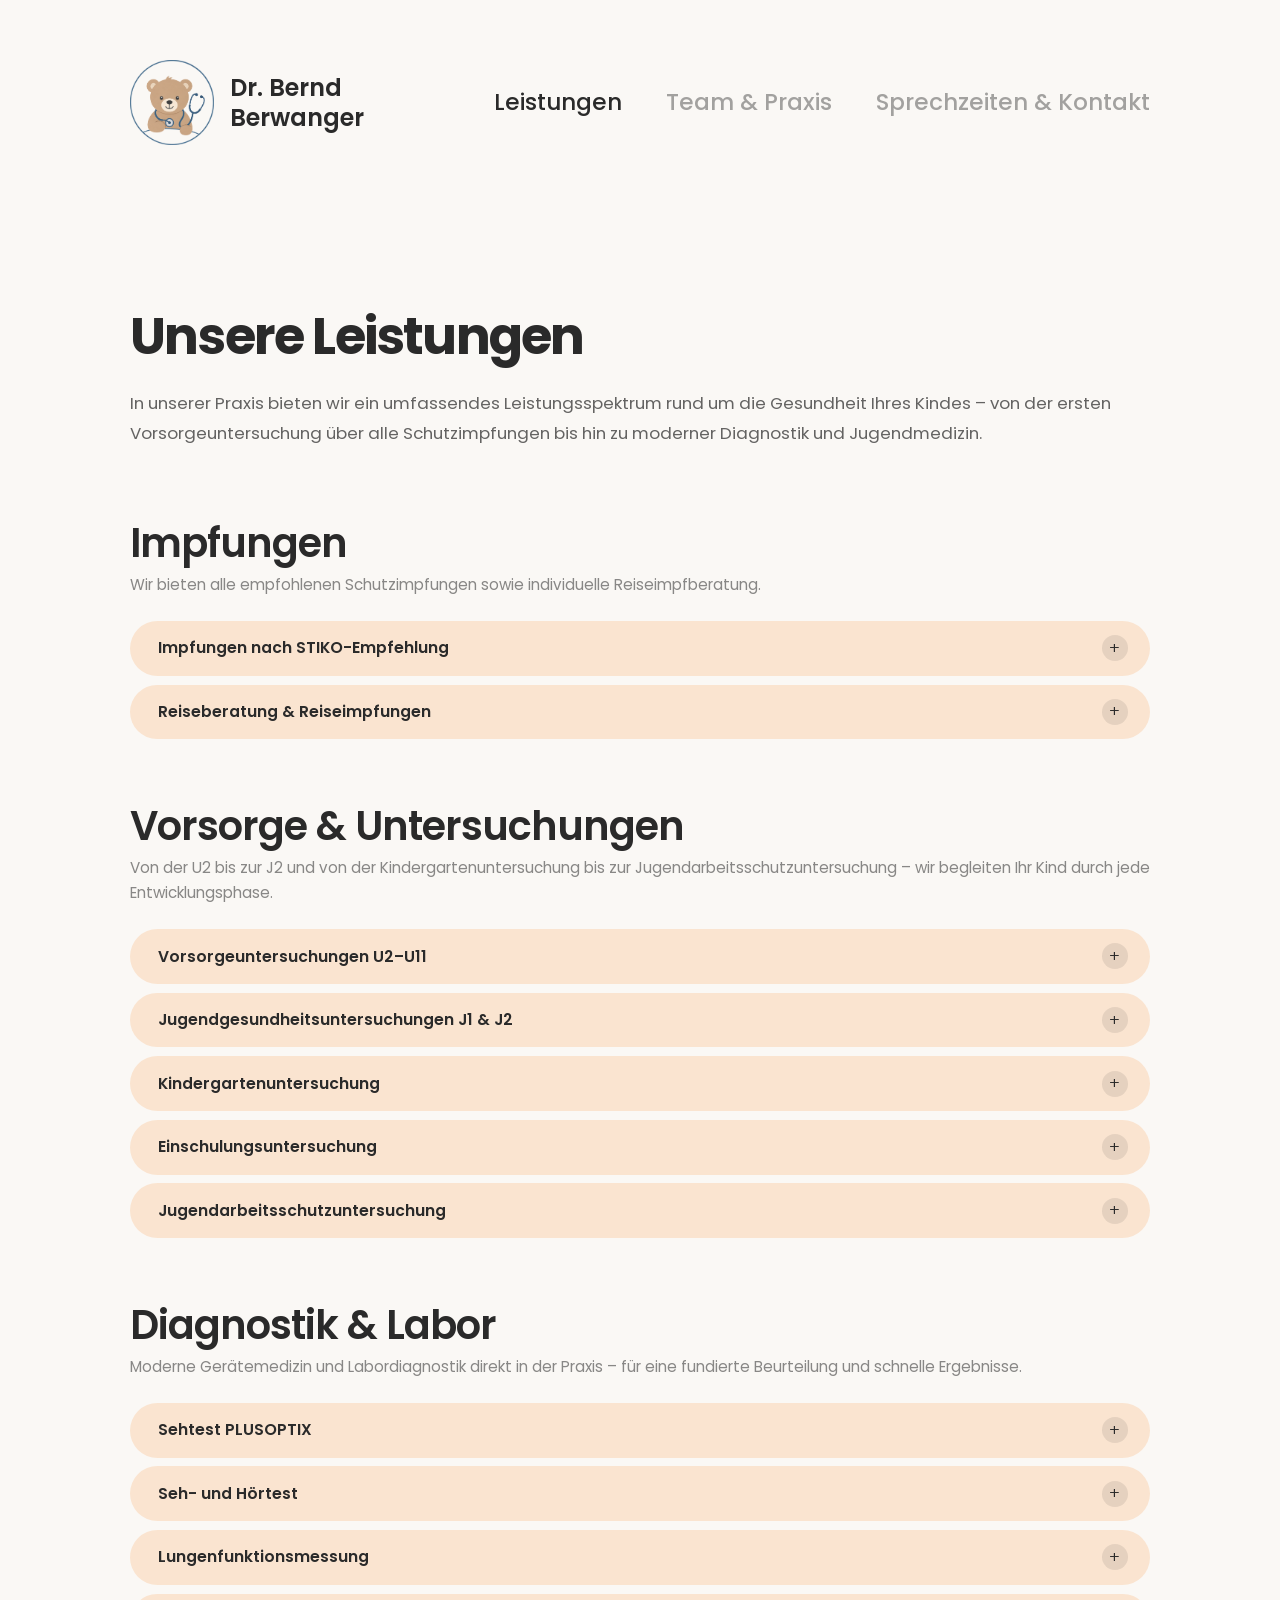
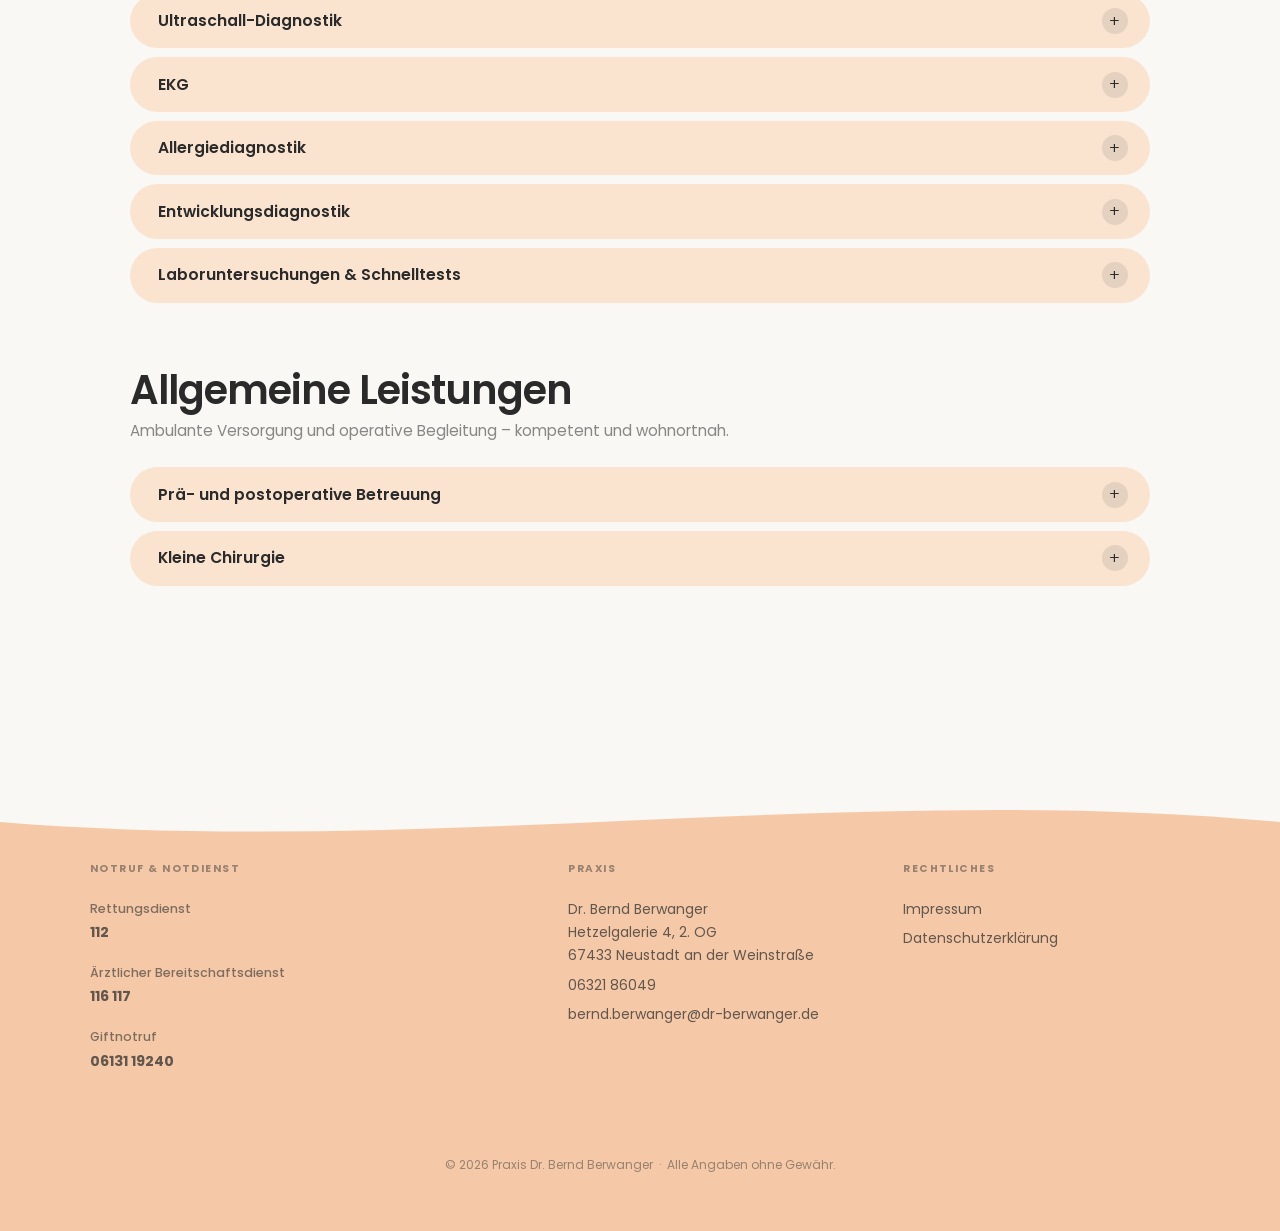
<file: leistungen.html>
<!DOCTYPE html>
<html lang="de">
<head>
  <meta charset="UTF-8" />
  <meta name="viewport" content="width=device-width, initial-scale=1.0" />
<link rel="icon" href="favicon.ico" type="image/x-icon" />
<link rel="icon" type="image/png" sizes="32x32" href="favicon-32x32.png" />
<link rel="apple-touch-icon" sizes="180x180" href="apple-touch-icon.png" />  <meta name="description" content="Leistungen der Kinderarztpraxis Dr. Bernd Berwanger – Impfungen, Vorsorgeuntersuchungen, Diagnostik und allgemeine Leistungen." />
  <title>Leistungen – Dr. Bernd Berwanger</title>

  <!-- Google Fonts: Poppins -->
  <link rel="preconnect" href="https://fonts.googleapis.com" />
  <link rel="preconnect" href="https://fonts.gstatic.com" crossorigin />
  <link href="https://fonts.googleapis.com/css2?family=Poppins:wght@300;400;500;600;700&display=swap" rel="stylesheet" />

  <!-- Zentrales Design-System -->
  <link rel="stylesheet" href="style.css" />

  <style>
  /* ════════════════════════════════════════════════════════
     Leistungsseite – Ergänzende Styles
     Nur seitenspezifische Regeln; style.css bleibt unverändert.
  ════════════════════════════════════════════════════════ */

  /* Seiten-Intro */
  .leistungen-intro {
    margin-bottom: 4.5rem;
    max-width:     1000px;
  }

  .leistungen-intro p {
    font-size:   1.05rem;
    opacity:     0.72;
    line-height: 1.8;
  }

  /* Kategorie-Block  (Abstand zwischen den vier Bereichen) */
  .kategorie-block {
    margin-bottom: 4rem;
  }

  .kategorie-block:last-child {
    margin-bottom: 0;
  }

  .kategorie-block > h2 {
    margin-bottom: 0.35rem;
  }

  /* Kurzbeschreibung unter dem Kategorie-Titel */
  .kategorie-sub {
    font-size:     0.95rem;
    opacity:       0.55;
    line-height:   1.65;
    margin-bottom: 1.5rem !important;
  }


  /* ════════════════════════════════════════════════════════
     PILLEN-AKKORDEON
     ────────────────────────────────────────────────────────
     Jede Leistung ist eine eigenständige Pille.
     Farbe: --farbe-banner-bg (#FAE4D0) – dieselbe wie die
            „Nicht akut"-Karte auf der Startseite.

     NEUE PILLE HINZUFÜGEN:
       In praxis-daten.json das jeweilige Array erweitern:

       "impfungen": [
         { "id": "impf-004", "titel": "Neuer Titel", "beschreibung": "Text" },
         …
       ]

       Das reicht – die Seite rendert alle Einträge automatisch.
  ════════════════════════════════════════════════════════ */

  .pille-liste {
    display:        flex;
    flex-direction: column;
    gap:            0.55rem;
    list-style:     none;
    padding:        0;
    margin:         0;
  }

  /* Einzelne Pille: geschlossen = volles Pill-Rounding */
  .pille-item {
  background:    var(--farbe-banner-bg);
  border-radius: 100px;
  overflow:      hidden;
  transition:    border-radius 0.28s ease;
}

  /* Geöffnet: weichere Ecken, damit der Inhalt organisch wirkt */
  .pille-item.offen {
    border-radius: 20px;
  }

  /* ── Klickbarer Kopf (Button) ── */
  .pille-kopf {
    width:           100%;
    display:         flex;
    align-items:     center;
    justify-content: space-between;
    gap:             1rem;
    padding:         0.9rem 1.4rem 0.9rem 1.75rem;
    background:      none;
    border:          none;
    cursor:          pointer;
    text-align:      left;
    font-family:     var(--font);
    font-size:       0.975rem;
    font-weight:     600;
    color:           var(--farbe-text);
    line-height:     1.4;
    transition:      opacity 0.18s;
  }

  .pille-kopf:hover { opacity: 0.72; }

  /* ── Plus/Minus-Symbol (Kreis rechts) ── */
  .pille-symbol {
    flex-shrink:     0;
    width:           26px;
    height:          26px;
    border-radius:   50%;
    background:      rgba(42, 42, 42, 0.10);
    display:         flex;
    align-items:     center;
    justify-content: center;
    font-size:       1.05rem;
    font-weight:     300;
    line-height:     1;
    color:           var(--farbe-text);
    transition:      transform 0.28s ease, background 0.2s;
    user-select:     none;
  }

  /* Symbol dreht sich beim Öffnen zu einem × */
  .pille-item.offen .pille-symbol {
    transform:  rotate(45deg);
    background: rgba(42, 42, 42, 0.16);
  }

  /* ── Ausklappbarer Inhalt (Höhe per JS gesteuert) ── */
  .pille-inhalt {
    overflow:   hidden;
    max-height: 0;
    transition: max-height 0.32s cubic-bezier(0.4, 0, 0.2, 1);
  }

  .pille-inhalt-innen {
    padding:     0 1.75rem 1.1rem;
    font-size:   0.9rem;
    line-height: 1.75;
    opacity:     0.72;
    max-width:   640px;
  }

  /* Skeleton-Pillen beim Laden */
  .pille-skeleton {
    height:        3rem;
    border-radius: 100px;
    background:    rgba(42, 42, 42, 0.07);
    animation:     puls 1.6s ease-in-out infinite;
  }
  </style>
</head>

<body>

  <!-- ════════════════════════════════════════
       KOPFZEILE / NAVIGATION
  ════════════════════════════════════════ -->
  <header class="nav-wrapper" role="banner">
    <div class="nav-inner">

      <a href="index.html" class="logo-bereich" aria-label="Startseite – Praxis Dr. Berwanger">
        <img id="praxis-logo" src="" alt="Logo der Praxis Dr. Berwanger" />
        <div>
          <div class="logo-text-haupt">Dr. Bernd<br />Berwanger</div>
        </div>
      </a>

      <nav aria-label="Hauptnavigation">
        <ul class="nav-links">
          <li><a href="leistungen.html">Leistungen</a></li>
          <li><a href="team.html">Team &amp; Praxis</a></li>
          <li><a href="kontakt.html">Sprechzeiten &amp; Kontakt</a></li>
        </ul>
      </nav>

      <button
        class="burger-btn"
        id="burgerBtn"
        aria-expanded="false"
        aria-controls="mobileMenu"
        aria-label="Menü öffnen"
      >
        <span></span>
        <span></span>
        <span></span>
      </button>

    </div>

    <nav id="mobileMenu" class="mobile-menu" aria-label="Mobile Navigation" hidden>
      <a href="leistungen.html">Leistungen</a>
      <a href="team.html">Team &amp; Praxis</a>
      <a href="kontakt.html">Sprechzeiten &amp; Kontakt</a>
    </nav>
  </header>


  <!-- ════════════════════════════════════════
       HAUPTINHALT
  ════════════════════════════════════════ -->
  <main id="hauptinhalt">

    <!-- Seiten-Intro -->
    <section
      class="leistungen-intro einblenden verzoegert-1"
      id="seitenIntro"
      aria-labelledby="leistungenTitel"
    >
      <h1 id="leistungenTitel">Unsere Leistungen</h1>
      <p>
        In unserer Praxis bieten wir ein umfassendes Leistungsspektrum rund um die
        Gesundheit Ihres Kindes – von der ersten Vorsorgeuntersuchung über alle
        Schutzimpfungen bis hin zu moderner Diagnostik und Jugendmedizin.
      </p>
    </section>


    <!-- ════════════════════════════════════════════════════════
         LEISTUNGSBLÖCKE
         ────────────────────────────────────────────────────────
         Jeder Block wird per JavaScript aus praxis-daten.json
         befüllt. Die Pillen entstehen automatisch aus den JSON-
         Einträgen in daten.leistungen.[kategorie].

         Neue Leistung hinzufügen → praxis-daten.json bearbeiten.
         Neuen Kategorie-Block hinzufügen → siehe JS unten:
           befuelleLeistungsblock(...) aufrufen + neues <section>
           mit passender id anlegen.
    ════════════════════════════════════════════════════════ -->

    <!-- Block: Impfungen (Skeleton) -->
    <section
      class="kategorie-block einblenden verzoegert-2"
      id="blockImpfungen"
      aria-labelledby="titelImpfungen"
    >
      <div class="lade-placeholder" style="width:42%; height:1.6rem; margin-bottom:0.5rem;"></div>
      <div class="lade-placeholder" style="width:65%; height:0.9rem; margin-bottom:1.5rem;"></div>
      <div class="pille-skeleton" style="margin-bottom:0.55rem;"></div>
      <div class="pille-skeleton" style="margin-bottom:0.55rem;"></div>
      <div class="pille-skeleton"></div>
    </section>

    <!-- Block: Vorsorgeuntersuchungen (Skeleton) -->
    <section
      class="kategorie-block einblenden verzoegert-3"
      id="blockVorsorge"
      aria-labelledby="titelVorsorge"
    >
      <div class="lade-placeholder" style="width:54%; height:1.6rem; margin-bottom:0.5rem;"></div>
      <div class="lade-placeholder" style="width:70%; height:0.9rem; margin-bottom:1.5rem;"></div>
      <div class="pille-skeleton" style="margin-bottom:0.55rem;"></div>
      <div class="pille-skeleton" style="margin-bottom:0.55rem;"></div>
      <div class="pille-skeleton" style="margin-bottom:0.55rem;"></div>
      <div class="pille-skeleton" style="margin-bottom:0.55rem;"></div>
      <div class="pille-skeleton"></div>
    </section>

    <!-- Block: Diagnostik & Labor (Skeleton) -->
    <section
      class="kategorie-block einblenden verzoegert-4"
      id="blockDiagnostik"
      aria-labelledby="titelDiagnostik"
    >
      <div class="lade-placeholder" style="width:46%; height:1.6rem; margin-bottom:0.5rem;"></div>
      <div class="lade-placeholder" style="width:72%; height:0.9rem; margin-bottom:1.5rem;"></div>
      <div class="pille-skeleton" style="margin-bottom:0.55rem;"></div>
      <div class="pille-skeleton" style="margin-bottom:0.55rem;"></div>
      <div class="pille-skeleton" style="margin-bottom:0.55rem;"></div>
      <div class="pille-skeleton" style="margin-bottom:0.55rem;"></div>
      <div class="pille-skeleton" style="margin-bottom:0.55rem;"></div>
      <div class="pille-skeleton" style="margin-bottom:0.55rem;"></div>
      <div class="pille-skeleton" style="margin-bottom:0.55rem;"></div>
      <div class="pille-skeleton"></div>
    </section>

    <!-- Block: Allgemeine Leistungen (Skeleton) -->
    <section
      class="kategorie-block einblenden verzoegert-5"
      id="blockAllgemein"
      aria-labelledby="titelAllgemein"
    >
      <div class="lade-placeholder" style="width:48%; height:1.6rem; margin-bottom:0.5rem;"></div>
      <div class="lade-placeholder" style="width:74%; height:0.9rem; margin-bottom:1.5rem;"></div>
      <div class="pille-skeleton" style="margin-bottom:0.55rem;"></div>
      <div class="pille-skeleton"></div>
    </section>

  </main>


  <!-- ════════════════════════════════════════
       FUSSZEILE
  ════════════════════════════════════════ -->
  <footer role="contentinfo">

    <svg
      class="footer-welle"
      viewBox="0 0 1440 90"
      preserveAspectRatio="none"
      xmlns="http://www.w3.org/2000/svg"
      aria-hidden="true"
    >
      <path d="M0,60 C480,95 960,20 1440,60 L1440,0 L0,0 Z" />
    </svg>

    <div class="footer-inner">

      <!-- Notruf & Notdienst -->
      <div class="footer-block">
        <h4>Notruf &amp; Notdienst</h4>
        <div class="notruf-eintrag">
          <div class="notruf-name">Rettungsdienst</div>
          <a href="tel:112" class="notruf-tel">112</a>
        </div>
        <div class="notruf-eintrag">
          <div class="notruf-name">Ärztlicher Bereitschaftsdienst</div>
          <a href="tel:116117" class="notruf-tel">116 117</a>
        </div>
        <div class="notruf-eintrag">
          <div class="notruf-name">Giftnotruf</div>
          <a href="tel:0613119240" class="notruf-tel">06131 19240</a>
        </div>
      </div>

      <!-- Praxis-Kontakt (dynamisch aus JSON) -->
      <div class="footer-block" id="footerKontakt">
        <h4>Praxis</h4>
        <p class="lade-placeholder" style="width:85%;"></p>
        <p class="lade-placeholder" style="width:60%; margin-top:0.5rem;"></p>
      </div>

      <!-- Rechtliches -->
      <div class="footer-block">
        <h4>Rechtliches</h4>
        <a href="impressum.html">Impressum</a>
        <a href="datenschutz.html">Datenschutzerklärung</a>
      </div>

    </div>

    <div class="footer-bottom">
      <p>&copy; <span id="jahreszahl"></span> Praxis Dr. Bernd Berwanger &nbsp;·&nbsp; Alle Angaben ohne Gewähr.</p>
    </div>

  </footer>


  <!-- ════════════════════════════════════════
       JAVASCRIPT
  ════════════════════════════════════════ -->
  <script>
    "use strict";

    /* ── Burger-Menü ──────────────────────────────────────────── */
    const burgerBtn  = document.getElementById('burgerBtn');
    const mobileMenu = document.getElementById('mobileMenu');

    burgerBtn.addEventListener('click', () => {
      const istOffen = burgerBtn.classList.toggle('offen');
      burgerBtn.setAttribute('aria-expanded', istOffen);
      burgerBtn.setAttribute('aria-label', istOffen ? 'Menü schließen' : 'Menü öffnen');
      mobileMenu.classList.toggle('offen', istOffen);
      mobileMenu.hidden = !istOffen;
    });

    mobileMenu.querySelectorAll('a').forEach(link => {
      link.addEventListener('click', () => {
        burgerBtn.classList.remove('offen');
        burgerBtn.setAttribute('aria-expanded', 'false');
        burgerBtn.setAttribute('aria-label', 'Menü öffnen');
        mobileMenu.classList.remove('offen');
        mobileMenu.hidden = true;
      });
    });

    /* ── Aktive Seite markieren ───────────────────────────────── */
    const aktuelleSeite = window.location.pathname.split('/').pop() || 'index.html';
    document.querySelectorAll('.nav-links a, .mobile-menu a').forEach(link => {
      if (link.getAttribute('href') === aktuelleSeite) link.classList.add('aktiv');
    });

    /* ── Jahr im Footer ───────────────────────────────────────── */
    document.getElementById('jahreszahl').textContent = new Date().getFullYear();


    /* ── Pillen-Akkordeon ─────────────────────────────────────────
       Wird nach dem dynamischen Rendern der Blöcke aufgerufen.
       Funktioniert für alle .pille-kopf-Elemente auf der Seite.
    ─────────────────────────────────────────────────────────────── */
    function akkordeonInitialisieren() {
  document.querySelectorAll('.pille-kopf').forEach(kopf => {
    kopf.addEventListener('click', () => {
      const istOffen = kopf.getAttribute('aria-expanded') === 'true';
      const inhalt   = document.getElementById(kopf.getAttribute('aria-controls'));
      const item     = kopf.closest('.pille-item');

      /* Alle anderen Pillen schließen */
      document.querySelectorAll('.pille-kopf[aria-expanded="true"]').forEach(anderer => {
        if (anderer === kopf) return;
        anderer.setAttribute('aria-expanded', 'false');
        document.getElementById(anderer.getAttribute('aria-controls')).style.maxHeight = '0';
        anderer.closest('.pille-item').classList.remove('offen');
      });

      /* Angeklickte Pille umschalten */
      if (istOffen) {
        kopf.setAttribute('aria-expanded', 'false');
        inhalt.style.maxHeight = '0';
        item.classList.remove('offen');
      } else {
        kopf.setAttribute('aria-expanded', 'true');
        inhalt.style.maxHeight = inhalt.scrollHeight + 'px';
        item.classList.add('offen');
      }
    });
  });
}


    /* ── HTML-Baustein: Kategorie-Block mit Pillen-Akkordeon ──────
       Erzeugt h2 + Kurzbeschreibung + Liste aus Pillen.

       Parameter:
         titelId    – ID für das <h2> (aria-labelledby des <section>)
         titel      – Kategorie-Überschrift
         untertitel – Kurzbeschreibung
         eintraege  – Array von { titel, beschreibung } aus JSON
         blockId    – ID des übergeordneten <section>

       ┌─────────────────────────────────────────────────────────┐
       │  NEUE PILLE HINZUFÜGEN                                  │
       │  → praxis-daten.json → Abschnitt "leistungen"          │
       │  → Passendes Array erweitern:                           │
       │    { "id": "neu-001", "titel": "…", "beschreibung": "…" }│
       │  Die Pille erscheint automatisch beim nächsten Laden.   │
       └─────────────────────────────────────────────────────────┘
    ─────────────────────────────────────────────────────────────── */
    function kategorieHtml(titelId, titel, untertitel, eintraege, blockId) {

      const pillenHtml = eintraege.map((e, i) => {
        const inhaltId = `${blockId}-inhalt-${i}`;
        const kopfId   = `${blockId}-kopf-${i}`;
        return `
          <li class="pille-item">
            <button
              class="pille-kopf"
              id="${kopfId}"
              aria-expanded="false"
              aria-controls="${inhaltId}"
            >
              <span>${e.titel}</span>
              <span class="pille-symbol" aria-hidden="true">+</span>
            </button>
            <div
              class="pille-inhalt"
              id="${inhaltId}"
              role="region"
              aria-labelledby="${kopfId}"
            >
              <div class="pille-inhalt-innen">${e.beschreibung}</div>
            </div>
          </li>`;
      }).join('');

      return `
        <h2 id="${titelId}">${titel}</h2>
        <p class="kategorie-sub">${untertitel}</p>
        <ul class="pille-liste" role="list">
          ${pillenHtml}
        </ul>`;
    }


    /* ── Einzelnen Leistungsblock befüllen ────────────────────────
       blockId    – id des <section>-Elements im HTML
       titelId    – id für das <h2>
       titel      – Anzeige-Titel der Kategorie
       untertitel – Kurzbeschreibung
       eintraege  – Daten-Array aus praxis-daten.json
    ─────────────────────────────────────────────────────────────── */
    function befuelleLeistungsblock(blockId, titelId, titel, untertitel, eintraege) {
      const block = document.getElementById(blockId);
      if (!block || !Array.isArray(eintraege)) return;
      block.innerHTML = kategorieHtml(titelId, titel, untertitel, eintraege, blockId);
    }


    /* ── Praxisdaten laden ────────────────────────────────────── */
    fetch('praxis-daten.json')
      .then(res => {
        if (!res.ok) throw new Error('praxis-daten.json nicht erreichbar');
        return res.json();
      })
      .then(daten => {

        befuelleLogo(daten.praxis);

        /* ── Leistungsblöcke ──────────────────────────────────────
           Reihenfolge = Anzeigereihenfolge auf der Seite.
           Neue Kategorie: 1) <section id="blockNeu"> im HTML
           anlegen, 2) befuelleLeistungsblock(...) hier aufrufen.
        ─────────────────────────────────────────────────────────── */
        befuelleLeistungsblock(
          'blockImpfungen',
          'titelImpfungen',
          'Impfungen',
          'Wir bieten alle empfohlenen Schutzimpfungen sowie individuelle Reiseimpfberatung.',
          daten.leistungen.impfungen
        );

        befuelleLeistungsblock(
          'blockVorsorge',
          'titelVorsorge',
          'Vorsorge & Untersuchungen',
          'Von der U2 bis zur J2 und von der Kindergartenuntersuchung bis zur Jugendarbeitsschutzuntersuchung – wir begleiten Ihr Kind durch jede Entwicklungsphase.',
          daten.leistungen.vorsorgeuntersuchungen
        );

        befuelleLeistungsblock(
          'blockDiagnostik',
          'titelDiagnostik',
          'Diagnostik & Labor',
          'Moderne Gerätemedizin und Labordiagnostik direkt in der Praxis – für eine fundierte Beurteilung und schnelle Ergebnisse.',
          daten.leistungen.diagnostik
        );

        befuelleLeistungsblock(
          'blockAllgemein',
          'titelAllgemein',
          'Allgemeine Leistungen',
          'Ambulante Versorgung und operative Begleitung – kompetent und wohnortnah.',
          daten.leistungen.allgemeine_leistungen
        );

        befuelleFooterKontakt(daten.kontakt, daten.praxis);

        /* Akkordeon-Eventlistener nachträglich aktivieren */
        akkordeonInitialisieren();
      })
      .catch(err => {
        console.error('Fehler beim Laden der Praxisdaten:', err);
        document.querySelector('main').insertAdjacentHTML('afterbegin',
          '<p role="alert" style="font-size:0.875rem;opacity:0.6;margin-bottom:2rem;">' +
          'Die Praxisdaten konnten momentan nicht geladen werden.</p>'
        );
      });


    /* ── Logo ─────────────────────────────────────────────────── */
    function befuelleLogo(praxis) {
      if (!praxis || !praxis.logo) return;
      const logoEl   = document.getElementById('praxis-logo');
      logoEl.src     = praxis.logo;
      logoEl.onerror = () => { logoEl.style.display = 'none'; };
    }


    /* ── Footer-Kontaktblock ──────────────────────────────────── */
    function befuelleFooterKontakt(kontakt, praxis) {
      if (!kontakt) return;
      const el   = document.getElementById('footerKontakt');
      const adr  = kontakt.adresse;
      const name = praxis?.arzt_name ?? 'Praxis Dr. Berwanger';
      el.innerHTML =
        '<h4>Praxis</h4>' +
        `<p>${name}<br>${adr.strasse}<br>${adr.plz} ${adr.ort}</p>` +
        `<a href="tel:${kontakt.telefon.replace(/\s/g, '')}">${kontakt.telefon}</a>` +
        `<a href="mailto:${kontakt.email}" style="margin-top:0.15rem;">${kontakt.email}</a>`;
    }
  </script>

</body>
</html>
</file>
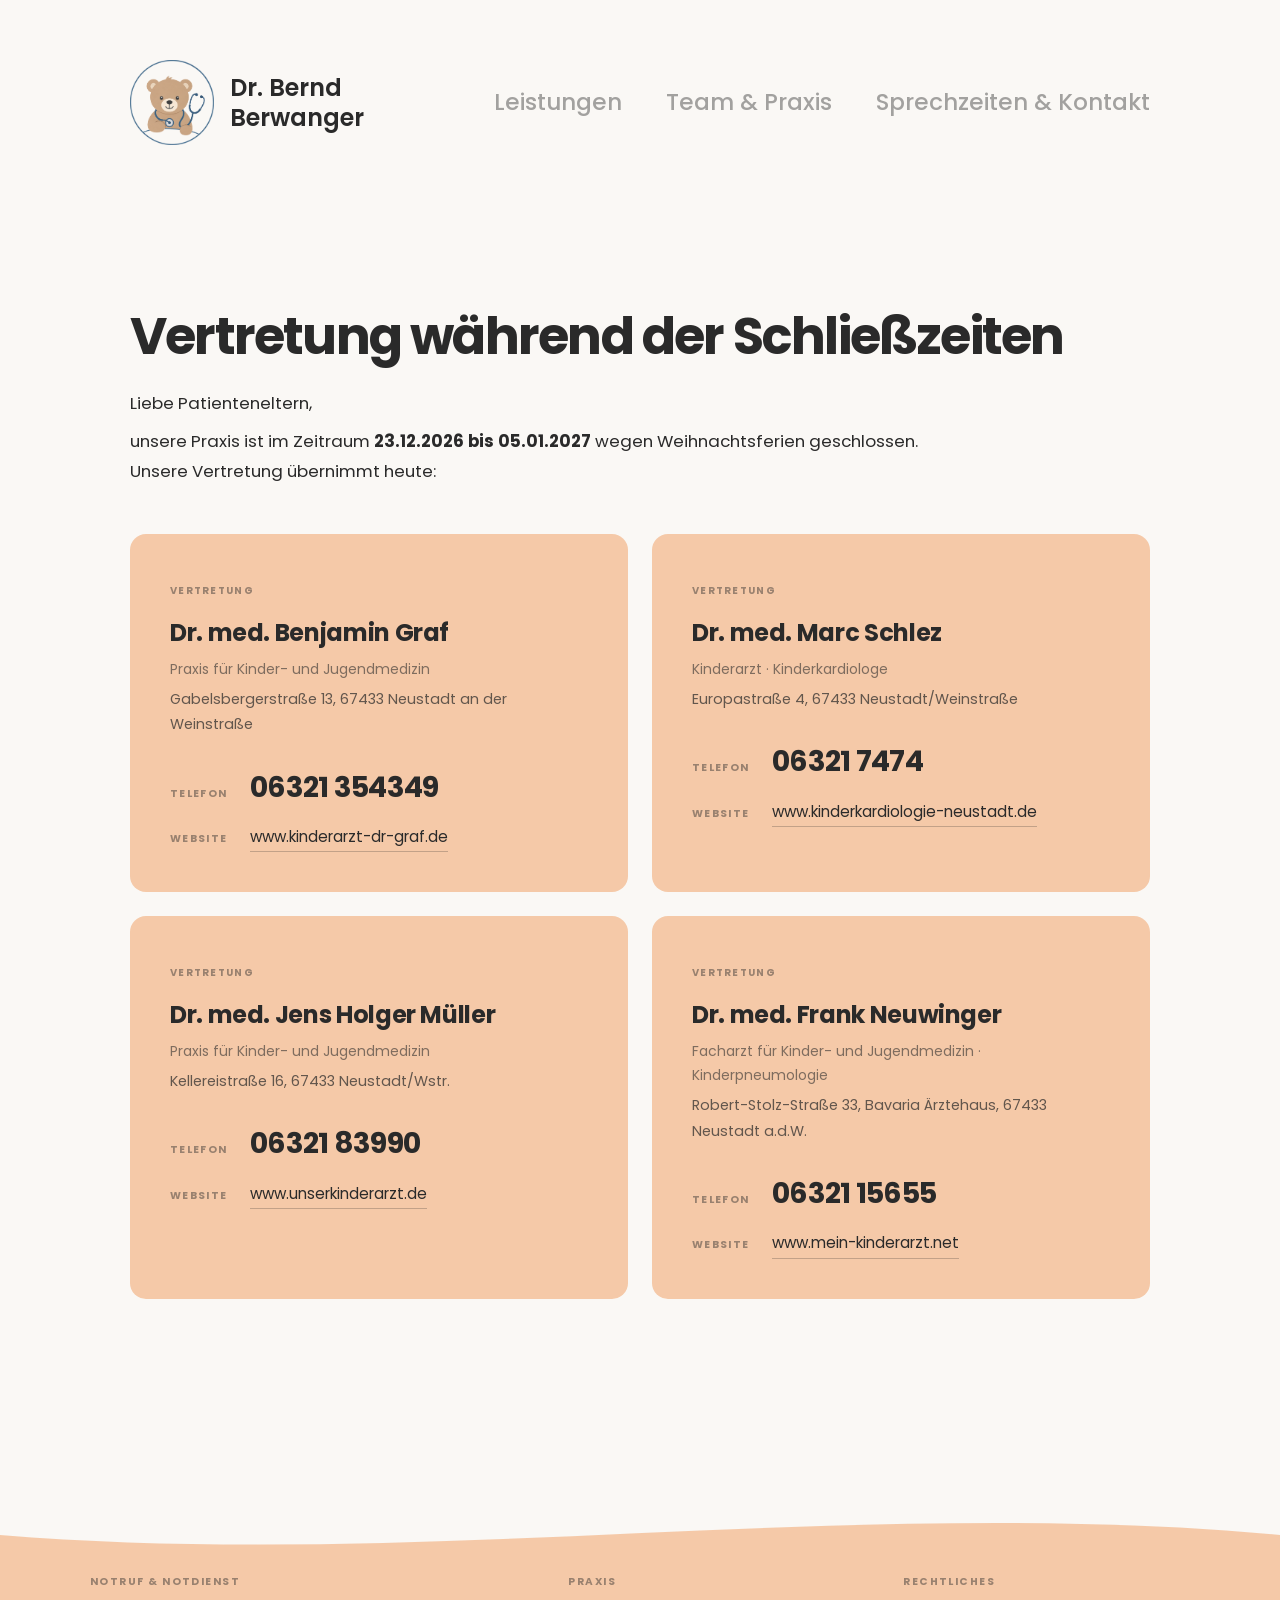
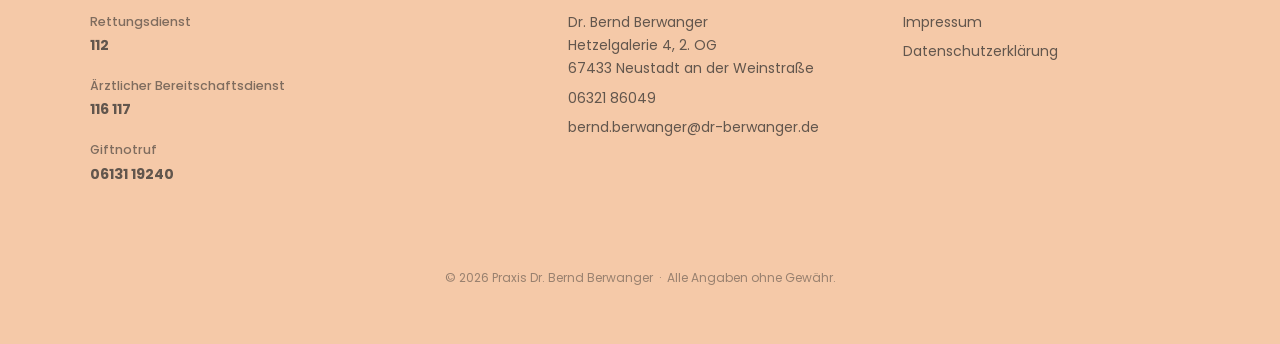
<file: Vertretung.html>
<!DOCTYPE html>
<html lang="de">
<head>
  <meta charset="UTF-8" />
  <meta name="viewport" content="width=device-width, initial-scale=1.0" />
  <link rel="icon" href="favicon.ico" type="image/x-icon" />
  <link rel="icon" type="image/png" sizes="32x32" href="favicon-32x32.png" />
  <link rel="apple-touch-icon" sizes="180x180" href="apple-touch-icon.png" />
  <meta name="description" content="Vertretung während der Schließzeiten – Kinderarztpraxis Dr. Bernd Berwanger." />
  <title>Vertretung – Dr. Bernd Berwanger</title>

  <link rel="preconnect" href="https://fonts.googleapis.com" />
  <link rel="preconnect" href="https://fonts.gstatic.com" crossorigin />
  <link href="https://fonts.googleapis.com/css2?family=Poppins:wght@300;400;500;600;700&display=swap" rel="stylesheet" />
  <link rel="stylesheet" href="style.css" />

  <style>
    .termin-badge {
      display:        inline-block;
      font-size:      0.62rem;
      font-weight:    700;
      text-transform: uppercase;
      letter-spacing: 0.13em;
      color:          var(--farbe-gedaempft);
      margin-bottom:  0.75rem;
    }
  </style>
</head>

<body>

  <!-- ════════════════════════════════════════
       KOPFZEILE / NAVIGATION
  ════════════════════════════════════════ -->
  <header class="nav-wrapper" role="banner">
    <div class="nav-inner">

      <a href="index.html" class="logo-bereich" aria-label="Startseite – Praxis Dr. Berwanger">
        <img id="praxis-logo" src="" alt="Logo der Praxis Dr. Berwanger" />
        <div>
          <div class="logo-text-haupt">Dr. Bernd<br />Berwanger</div>
        </div>
      </a>

      <nav aria-label="Hauptnavigation">
        <ul class="nav-links">
          <li><a href="leistungen.html">Leistungen</a></li>
          <li><a href="team.html">Team &amp; Praxis</a></li>
          <li><a href="kontakt.html">Sprechzeiten &amp; Kontakt</a></li>
        </ul>
      </nav>

      <button
        class="burger-btn"
        id="burgerBtn"
        aria-expanded="false"
        aria-controls="mobileMenu"
        aria-label="Menü öffnen"
      >
        <span></span>
        <span></span>
        <span></span>
      </button>

    </div>

    <nav id="mobileMenu" class="mobile-menu" aria-label="Mobile Navigation" hidden>
      <a href="leistungen.html">Leistungen</a>
      <a href="team.html">Team &amp; Praxis</a>
      <a href="kontakt.html">Sprechzeiten &amp; Kontakt</a>
    </nav>
  </header>


  <!-- ════════════════════════════════════════
       HAUPTINHALT
  ════════════════════════════════════════ -->
  <main id="hauptinhalt">

    <section
      class="einblenden verzoegert-1"
      aria-labelledby="vertretungTitel"
    >
      <h1 id="vertretungTitel">Vertretung während der Schließzeiten</h1>

      <div id="vertretungIntro" class="vertr-intro">
        <!-- Skeleton -->
        <div class="lade-placeholder" style="width:75%; margin-bottom:0.5rem;"></div>
        <div class="lade-placeholder" style="width:55%;"></div>
      </div>
    </section>

    <div
      id="vertretungAerzte"
      class="einblenden verzoegert-2"
      aria-live="polite"
    >
      <!-- Skeleton -->
      <div class="vertr-karte">
        <div class="lade-placeholder" style="width:55%; height:1.5rem; margin-bottom:0.4rem;"></div>
        <div class="lade-placeholder" style="width:40%; margin-bottom:1.75rem;"></div>
        <div class="lade-placeholder" style="width:50%; margin-bottom:0.5rem;"></div>
        <div class="lade-placeholder" style="width:35%; margin-bottom:0.5rem;"></div>
        <div class="lade-placeholder" style="width:45%;"></div>
      </div>
    </div>

  </main>


  <!-- ════════════════════════════════════════
       FUSSZEILE
  ════════════════════════════════════════ -->
  <footer role="contentinfo">

    <svg
      class="footer-welle"
      viewBox="0 0 1440 90"
      preserveAspectRatio="none"
      xmlns="http://www.w3.org/2000/svg"
      aria-hidden="true"
    >
      <path d="M0,60 C480,95 960,20 1440,60 L1440,0 L0,0 Z" />
    </svg>

    <div class="footer-inner">

      <div class="footer-block">
        <h4>Notruf &amp; Notdienst</h4>
        <div class="notruf-eintrag">
          <div class="notruf-name">Rettungsdienst</div>
          <a href="tel:112" class="notruf-tel">112</a>
        </div>
        <div class="notruf-eintrag">
          <div class="notruf-name">Ärztlicher Bereitschaftsdienst</div>
          <a href="tel:116117" class="notruf-tel">116 117</a>
        </div>
        <div class="notruf-eintrag">
          <div class="notruf-name">Giftnotruf</div>
          <a href="tel:0613119240" class="notruf-tel">06131 19240</a>
        </div>
      </div>

      <div class="footer-block" id="footerKontakt">
        <h4>Praxis</h4>
        <p class="lade-placeholder" style="width:85%;"></p>
        <p class="lade-placeholder" style="width:60%; margin-top:0.5rem;"></p>
        <p class="lade-placeholder" style="width:70%; margin-top:0.5rem;"></p>
      </div>

      <div class="footer-block">
        <h4>Rechtliches</h4>
        <a href="impressum.html">Impressum</a>
        <a href="datenschutz.html">Datenschutzerklärung</a>
      </div>

    </div>

    <div class="footer-bottom">
      <p>&copy; <span id="jahreszahl"></span> Praxis Dr. Bernd Berwanger &nbsp;·&nbsp; Alle Angaben ohne Gewähr.</p>
    </div>

  </footer>


  <!-- ════════════════════════════════════════
       JAVASCRIPT
  ════════════════════════════════════════ -->
  <script>
    "use strict";

    /* ════════════════════════════════════════════════════════════
       DATUMS-HILFSFUNKTIONEN
       ────────────────────────────────────────────────────────────
       parseDatum  : "YYYY-MM-DD" → lokales Date-Objekt (UTC-sicher)
       formatDatum : Date → "TT.MM.JJJJ"
    ════════════════════════════════════════════════════════════ */
    function parseDatum(str) {
      const [y, m, d] = str.split('-').map(Number);
      return new Date(y, m - 1, d);
    }

    function formatDatum(datum) {
      const t = String(datum.getDate()).padStart(2, '0');
      const m = String(datum.getMonth() + 1).padStart(2, '0');
      return `${t}.${m}.${datum.getFullYear()}`;
    }

    /* ════════════════════════════════════════════════════════════
       SCHLIESSZEIT-LOGIK
       ────────────────────────────────────────────────────────────
       findeAktiveSchliesszeit : Schließzeit im Vorlauf- oder
         Aktivzeitraum (identisch zur Logik in index.html).

       findeNaechsteSchliesszeit : Nächste zukünftige Schließzeit,
         unabhängig vom Vorlauf. Wird als Fallback für
         Direktaufrufe von Vertretung.html verwendet.
    ════════════════════════════════════════════════════════════ */
     /* Hilfsfunktion: filtert nur Schließungs-Events aus dem gemeinsamen Array */
    function findeSchliessungEvents(events) {
      if (!Array.isArray(events)) return [];
      return events.filter(e => e.typ === 'schliessung');
    }
 
    function findeAktiveSchliesszeit(events) {
      const schliesstage = findeSchliessungEvents(events);
      if (!schliesstage.length) return null;
      const heute = new Date();
      heute.setHours(0, 0, 0, 0);
 
      return [...schliesstage]
        .map(s => {
          const vonDatum    = parseDatum(s.von);
          const bisDatum    = parseDatum(s.bis);
          const vorlaufTage = s.vorlauf_tage ?? 14;
          const vorlaufStart = new Date(vonDatum);
          vorlaufStart.setDate(vorlaufStart.getDate() - vorlaufTage);
          return { ...s, vonDatum, bisDatum, vorlaufStart };
        })
        .filter(s => heute >= s.vorlaufStart && heute <= s.bisDatum)
        .sort((a, b) => a.vonDatum - b.vonDatum)
        .map(s => ({ ...s, phase: heute < s.vonDatum ? 'vorlauf' : 'aktiv' }))[0]
        ?? null;
    }
 
    function findeNaechsteSchliesszeit(events) {
      const schliesstage = findeSchliessungEvents(events);
      if (!schliesstage.length) return null;
      const heute = new Date();
      heute.setHours(0, 0, 0, 0);
 
      return [...schliesstage]
        .map(s => ({ ...s, vonDatum: parseDatum(s.von), bisDatum: parseDatum(s.bis) }))
        .filter(s => s.bisDatum >= heute)
        .sort((a, b) => a.vonDatum - b.vonDatum)[0]
        ?? null;
    }

    /* ── Burger-Menü ────────────────────────────────────────── */
    const burgerBtn  = document.getElementById('burgerBtn');
    const mobileMenu = document.getElementById('mobileMenu');

    burgerBtn.addEventListener('click', () => {
      const istOffen = burgerBtn.classList.toggle('offen');
      burgerBtn.setAttribute('aria-expanded', istOffen);
      burgerBtn.setAttribute('aria-label', istOffen ? 'Menü schließen' : 'Menü öffnen');
      mobileMenu.classList.toggle('offen', istOffen);
      mobileMenu.hidden = !istOffen;
    });

    mobileMenu.querySelectorAll('a').forEach(link => {
      link.addEventListener('click', () => {
        burgerBtn.classList.remove('offen');
        burgerBtn.setAttribute('aria-expanded', 'false');
        burgerBtn.setAttribute('aria-label', 'Menü öffnen');
        mobileMenu.classList.remove('offen');
        mobileMenu.hidden = true;
      });
    });

    /* ── Aktive Seite markieren ─────────────────────────────── */
    const aktuelleSeite = window.location.pathname.split('/').pop() || 'index.html';
    document.querySelectorAll('.nav-links a, .mobile-menu a').forEach(link => {
      if (link.getAttribute('href') === aktuelleSeite) link.classList.add('aktiv');
    });

    /* ── Jahr im Footer ─────────────────────────────────────── */
    document.getElementById('jahreszahl').textContent = new Date().getFullYear();

    /* ── Praxisdaten laden ──────────────────────────────────── */
    fetch('praxis-daten.json')
      .then(res => {
        if (!res.ok) throw new Error('praxis-daten.json nicht erreichbar');
        return res.json();
      })
      .then(daten => {
        befuelleLogo(daten.praxis);
        befuelleFooterKontakt(daten.kontakt, daten.praxis);
        befuelleVertretung(daten.vertretung, daten.events);
      })
      .catch(err => {
        console.error('Fehler beim Laden der Praxisdaten:', err);
        document.getElementById('vertretungIntro').innerHTML =
          '<p style="opacity:0.6;">Die Daten konnten momentan nicht geladen werden.</p>';
      });

    /* ── Logo ───────────────────────────────────────────────── */
    function befuelleLogo(praxis) {
      if (!praxis || !praxis.logo) return;
      const logoEl = document.getElementById('praxis-logo');
      logoEl.src   = praxis.logo;
      logoEl.onerror = () => { logoEl.style.display = 'none'; };
    }

    /* ── Footer ─────────────────────────────────────────────── */
    function befuelleFooterKontakt(kontakt, praxis) {
      if (!kontakt) return;
      const el   = document.getElementById('footerKontakt');
      const adr  = kontakt.adresse;
      const name = praxis?.arzt_name ?? 'Praxis Dr. Berwanger';
      el.innerHTML =
        '<h4>Praxis</h4>' +
        `<p>${name}<br>${adr.strasse}<br>${adr.plz} ${adr.ort}</p>` +
        `<a href="tel:${kontakt.telefon.replace(/\s/g, '')}">${kontakt.telefon}</a>` +
        `<a href="mailto:${kontakt.email}" style="margin-top:0.15rem;">${kontakt.email}</a>`;
    }

    /* ── Vertretung ─────────────────────────────────────────────
       Leitet den anzuzeigenden Schließzeitraum automatisch aus
       schliesstage ab:
         1. Vorrang: aktive/vorlaufende Schließzeit (= warum der
            Banner-Button gerade sichtbar ist)
         2. Fallback: nächste zukünftige Schließzeit (für
            Direktaufrufe der URL ohne aktiven Banner)
         3. Kein Eintrag: neutraler Text ohne Zeitraum
    ──────────────────────────────────────────────────────────── */
       function befuelleVertretung(vertretung, events) {
      if (!vertretung) return;
 
      /* Relevante Schließzeit ermitteln */
      const schliesszeit =
        findeAktiveSchliesszeit(events) ??
        findeNaechsteSchliesszeit(events);
 
      const introEl = document.getElementById('vertretungIntro');
 
      if (schliesszeit) {
        const vonStr = formatDatum(schliesszeit.vonDatum);
        const bisStr = formatDatum(schliesszeit.bisDatum);
        introEl.innerHTML =
          '<p>Liebe Patienteneltern,</p>' +
          `<p>unsere Praxis ist im Zeitraum ` +
          `<strong>${vonStr} bis ${bisStr}</strong> ` +
          `wegen ${schliesszeit.grund} geschlossen. ` +
          'Unsere Vertretung übernimmt heute:</p>';
      } else {
        introEl.innerHTML =
          '<p>Liebe Patienteneltern,</p>' +
          '<p>während unserer Abwesenheit übernimmt folgende Vertretung:</p>';
      }
 
      /* Tagesgenaue Vertreter-IDs ermitteln */
      const heute = new Date();
      heute.setHours(0, 0, 0, 0);
      const pool = vertretung.aerzte || [];
      let anzuzeigendeAerzte = [];
 
      if (schliesszeit && Array.isArray(schliesszeit.vertreter) && schliesszeit.vertreter.length) {
        const istAktiv = schliesszeit.phase === 'aktiv';
 
        const relevanteIds = schliesszeit.vertreter
          .filter(v => {
            if (!istAktiv) return true;   // Vorlauf/Zukunft: alle zeigen
            const vVon = v.von ? parseDatum(v.von) : null;
            const vBis = v.bis ? parseDatum(v.bis) : null;
            return (!vVon || heute >= vVon) && (!vBis || heute <= vBis);
          })
          .map(v => v.id);
 
        anzuzeigendeAerzte = relevanteIds
          .map(id => pool.find(a => a.id === id))
          .filter(Boolean);
      }
 
      /* Fallback: alle Ärzte aus dem Pool */
      if (!anzuzeigendeAerzte.length) {
        anzuzeigendeAerzte = pool;
      }
 
      const karteEl = document.getElementById('vertretungAerzte');
 
      if (!anzuzeigendeAerzte.length) {
        karteEl.innerHTML =
          '<p style="opacity:0.6;">Aktuell ist kein Vertretungsarzt hinterlegt. ' +
          'Bitte kontaktieren Sie den ärztlichen Bereitschaftsdienst unter ' +
          '<a href="tel:116117" style="font-weight:600;">116 117</a>.</p>';
        return;
      }
 
      /* Vertreter-Karten rendern */
      karteEl.innerHTML = anzuzeigendeAerzte.map(arzt => {
        const telHtml = arzt.telefon
          ? `<div class="vertr-kontakt-zeile">
               <span class="vertr-label">Telefon</span>
               <a href="tel:${arzt.telefon.replace(/[\s\/\-]/g, '')}" class="vertr-tel-link">${arzt.telefon}</a>
             </div>`
          : '';
        const emailHtml = arzt.email
          ? `<div class="vertr-kontakt-zeile">
               <span class="vertr-label">E-Mail</span>
               <a href="mailto:${arzt.email}">${arzt.email}</a>
             </div>`
          : '';
        const webHtml = arzt.website
          ? `<div class="vertr-kontakt-zeile">
               <span class="vertr-label">Website</span>
               <a href="${arzt.website}" target="_blank" rel="noopener noreferrer">${arzt.website.replace('https://', '')}</a>
             </div>`
          : '';
        return `<div class="vertr-karte">
          <span class="termin-badge">Vertretung</span>
          <p class="vertr-name">${arzt.name}</p>
          <p class="vertr-fachrichtung">${arzt.fachrichtung}</p>
          <p class="vertr-adresse">${arzt.adresse}</p>
          <div class="vertr-kontakt">${telHtml}${emailHtml}${webHtml}</div>
        </div>`;
      }).join('');
    }
  </script>

</body>
</html>
</file>
<file: style.css>
/* ════════════════════════════════════════════════════════════════
   style.css — Kinderarztpraxis Dr. Bernd Berwanger
   Zentrales Design-System · v2.1
   Alle Seiten binden diese Datei ein.
════════════════════════════════════════════════════════════════ */


/* ── 1. Design-Variablen ─────────────────────────────────────── */
:root {
  --font:                  'Poppins', sans-serif;

  --farbe-hintergrund:     #FAF8F5;
  --farbe-text:            #2A2A2A;
  --farbe-gedaempft:       rgba(42, 42, 42, 0.45);
  --farbe-sehr-gedaempft:  rgba(42, 42, 42, 0.07);

  --farbe-banner-bg:  #FAE4D0;   /* helles Pastell-Orange  */
  --farbe-footer-bg:  #F5C9A8;   /* warmes Pastell-Orange  */

  --max-breite:            1100px;
  --max-breite-schmal:      860px;
  --abstand-sektion:         6rem;
}


/* ── 2. Reset & Basis ────────────────────────────────────────── */
*,
*::before,
*::after {
  box-sizing: border-box;
  margin:     0;
  padding:    0;
}

html {
  scroll-behavior: smooth;
  -webkit-text-size-adjust: 100%;
}

body {
  background:   var(--farbe-hintergrund);
  color:        var(--farbe-text);
  font-family:  var(--font);
  font-size:    17px;
  font-weight:  400;
  line-height:  1.75;
  min-height:   100dvh;
    overflow-x: hidden;
}

img,
svg {
  display: block;
}

ul,
ol {
  list-style: none;
}

a {
  color:           var(--farbe-text);
  text-decoration: none;
}


/* ── 3. Typografie ───────────────────────────────────────────── */
h1 {
  font-size:      clamp(1.92rem, 4.8vw, 3.2rem); /* -20% verkleinert */
  font-weight:    700;
  line-height:    1.07;
  letter-spacing: -0.035em;
  margin-bottom:  1.5rem;
}

h2 {
  font-size:      clamp(1.6rem, 4vw, 2.5rem);
  font-weight:    600;
  line-height:    1.15;
  letter-spacing: -0.025em;
  margin-bottom:  1rem;
}

h3 {
  font-size:      clamp(1rem, 2.5vw, 1.3rem);
  font-weight:    600;
  line-height:    1.35;
  letter-spacing: -0.01em;
  margin-bottom:  0.5rem;
}

h4 {
  font-size:      0.65rem;
  font-weight:    700;
  text-transform: uppercase;
  letter-spacing: 0.14em;
  color:          var(--farbe-gedaempft);
  margin-bottom:  1.25rem;
}

p {
  margin-bottom: 1rem;
}
p:last-child {
  margin-bottom: 0;
}


/* ── 4. Navigation ───────────────────────────────────────────── */
.nav-wrapper {
  position:   sticky;
  top:        0;
  z-index:    200;
  background: var(--farbe-hintergrund);
}

.nav-inner {
  max-width:       var(--max-breite);
  margin:          0 auto;
  padding:         3.75rem 2.5rem;
  display:         flex;
  align-items:     center;
  justify-content: space-between;
  gap:             2rem;
}

/* Logo-Bereich */
.logo-bereich {
  display:     flex;
  align-items: center;
  gap:         1rem;
  flex-shrink: 0;
}

#praxis-logo {
  height:       85px;
  width:        auto;
  object-fit:   contain;
  flex-shrink:  0;
}

/* Leere src verbergen – kein broken-image icon */
#praxis-logo:not([src]),
#praxis-logo[src=""] {
  display: none;
}

.logo-text-haupt {
  font-size:      1.5rem; 
  font-weight:    600;
  line-height:    1.25;
  white-space:    nowrap;
}

.logo-text-unter {
  font-size:      1.2rem; 
  font-weight:    400;
  color:          var(--farbe-gedaempft);
  line-height:    1.2;
  white-space:    nowrap;
}

/* Desktop-Navigationslinks */
.nav-links {
  display: flex;
  gap:     2.75rem;
}

.nav-links a {
  font-size:      1.45rem; /* +20% vergrößert */
  font-weight:    500;
  opacity:        0.42;
  transition:     opacity 0.22s ease;
  white-space:    nowrap;
}

.nav-links a:hover,
.nav-links a.aktiv {
  opacity: 1;
}

/* Burger-Button */
.burger-btn {
  display:         none;
  flex-direction:  column;
  justify-content: center;
  gap:             5px;
  width:           40px;
  height:          40px;
  background:      none;
  border:          none;
  cursor:          pointer;
  padding:         8px;
  flex-shrink:     0;
}

.burger-btn span {
  display:       block;
  width:         100%;
  height:        2px;
  background:    #2A2A2A;
  border-radius: 2px;
  transition:    transform 0.25s ease, opacity 0.25s ease;
}

.burger-btn.offen span:nth-child(1) { transform: translateY(6.5px)  rotate(45deg);  }
.burger-btn.offen span:nth-child(2) { opacity: 0; }
.burger-btn.offen span:nth-child(3) { transform: translateY(-6.5px) rotate(-45deg); }

/* Mobiles Menü */
.mobile-menu {
  display:    none;
  background: var(--farbe-hintergrund);
  padding:    0.25rem 2rem 1.75rem;
}

.mobile-menu.offen {
  display: block;
}

.mobile-menu a {
  display:     block;
  padding:     0.85rem 0;
  font-size:   1.2rem;   /* +20% vergrößert */
  font-weight: 500;
  opacity:     0.45;
  transition:  opacity 0.2s;
}

.mobile-menu a:hover { opacity: 1; }

@media (max-width: 767px) {
  .nav-links  { display: none; }
  .burger-btn { display: flex; }
  .nav-inner  { padding: 1.5rem 1.75rem; }
  .mobile-menu { padding: 0 1.75rem 1.75rem; }
}


/* ── 5. Ankündigungs-Banner ──────────────────────────────────── */

/* Äußerer Wrapper: zentriert den Card-Block auf Inhaltsbreite */
#newsBanner {
  max-width: var(--max-breite);
  margin:    2rem auto 0;
  padding:   0 2.5rem;
}

/* Die Card selbst: salbeigrüner Hintergrund, weiche Ecken */
.banner {
  background:    var(--farbe-footer-bg);
  padding:       2.5rem;
  border-radius: 16px;
}

/* Flex-Spalte: Text oben, Button darunter, linksbündig */
.banner-inner {
  display:        flex;
  flex-direction: column;
  align-items:    flex-start;
  gap:            1.75rem;
}

/* Ankündigungstext */
.banner-text {
  font-size:   1.15rem;
  font-weight: 500;
  line-height: 1.6;
  margin:      0;
}

/* Pillen-Button: dunkel-anthrazit, helle Schrift, voll abgerundet */
.banner-btn {
  display:       inline-block;
  font-size:     1.05rem;
  font-weight:   600;
  color:         var(--farbe-hintergrund);
  background:    var(--farbe-text);
  padding:       0.85rem 1.75rem;
  border-radius: 100px;
  transition:    opacity 0.2s ease, transform 0.2s ease;
  white-space:   nowrap;
}

.banner-btn:hover {
  opacity:   0.88;
  transform: translateY(-2px);
}

/* Wrapper-Container für alle aktiven Events (neutral bei einem Event,
   aktiviert Stacking und Trennlinien bei mehreren) */
.banner-events {
  display:        flex;
  flex-direction: column;
  gap:            1.5rem;
}
 
/* Einzelner Event-Block */
.banner-event {
  display:        flex;
  flex-direction: column;
  gap:            0.35rem;
}
 
/* Trennlinie vor dem zweiten und jedem weiteren Event-Block */
.banner-event + .banner-event {
  border-top:  1px solid rgba(42, 42, 42, 0.18);
  padding-top: 0.75rem;
}
 
/* Vertreter-Hinweiszeile unter dem Schließungstext */
.banner-vertreter {
  font-size:   0.9rem;
  font-weight: 400;
  line-height: 1.55;
  opacity:     0.7;
  margin:      0;
}

/* Smartphone: engerer Innenabstand, Button streckt sich auf volle Breite */
@media (max-width: 767px) {
  #newsBanner { padding: 0 1.75rem; margin-top: 1.5rem; }
  .banner     { padding: 1.75rem; border-radius: 12px; }
  .banner-btn { display: block; width: 100%; text-align: center; }
}

/* ── 6. Hauptinhalt ──────────────────────────────────────────── */
main {
  max-width: var(--max-breite);
  margin:    0 auto;
  padding:   6.5rem 2.5rem 11rem;
}

/* Startseite: kein eigenes Padding/max-width, Sections haben eigene Wrapper */
main.startseite {
  max-width: 100%;
  padding:   0;
}

/* Zentrierter Inhalts-Wrapper (ersetzt das Padding von main.startseite) */
.inhalt-zentriert {
  max-width: var(--max-breite);
  margin:    0 auto;
  padding:   4rem 2.5rem 0;
}
.inhalt-zentriert:last-child {
  padding-top:    2rem;   /* ← NEU: war implizit 6.5rem wie alle inhalt-zentriert */
  padding-bottom: 2rem;
}

@media (max-width: 767px) {
  main { padding: 4rem 1.75rem 8rem; }
  .inhalt-zentriert       { padding: 2rem 1.75rem 0; }
  .inhalt-zentriert:last-child { padding-bottom: 2rem; }
 @media (max-width: 767px) {
  .startseiten-bild-wrapper {
    width:         120vw;
    margin-left:   calc((100% - 120vw) / 2);
    margin-bottom: 0.5rem;
  }
}
}

/* ── 7. Startseite – Begrüßungsbereich ──────────────────────── */
.begruessungsbereich {
  margin-bottom: 2rem;
}

.begruessungsbereich h1 {
  font-size:     clamp(1.6rem, 4vw, 2.6rem); /* Macht den Namen auf der Startseite ca. 15-20% kleiner */
 font-weight:   600;
  margin-bottom: 0.8rem;
}

/* Fachrichtung: kleiner als H1, gedämpft, großer Weißraum nach unten */
.begruessungsbereich .arzt-fachrichtung {
  font-size:     clamp(1.05rem, 2.2vw, 1.3rem);
  font-weight:   400;
  color:         var(--farbe-gedaempft);
  margin-bottom: 5rem;   /* bewusst großzügiger vertikaler Abstand */
  line-height:   1.4;
}

/* Willkommens-Titel: semi-bold, leicht größer als Fließtext */
.begruessungsbereich .willkommen-titel {
  font-size:     clamp(1rem, 1.8vw, 1.2rem);
  font-weight:   500;
  margin-bottom: 0.6rem;
  line-height:   1.5;
}

.begruessungsbereich .willkommen-text {
  max-width:   100%; /* Erlaubt dem Text, den gesamten verfügbaren Platz zu nutzen */
  font-size:   1.05rem;
  opacity:     0.74;
  line-height: 1.8;
  margin:      0;
}


/* ── 8. Startseite – Sprechzeiten ────────────────────────────── */
.sprechzeiten-bereich {
  padding-top: 0.5rem;
}

/* Sprechzeiten-Tabelle */
.sprechzeiten-tabelle {
  width:           100%;
  border-collapse: collapse;
}

.sprechzeiten-tabelle thead th {
  text-align:     left;
  font-size:      1.05rem;
  font-weight:    600;
  text-transform: uppercase;
  letter-spacing: 0.1em;
  color:          var(--farbe-gedaempft);
  padding:        0 3.5rem 1.75rem 0;
  white-space:    nowrap;
}

.sprechzeiten-tabelle thead th:first-child { padding-left: 0; }

.sprechzeiten-tabelle tbody td {
  padding:        1.4rem 3.5rem 1.4rem 0;
  font-size:      1.1rem;
  vertical-align: middle;
  line-height:    1.55;
}

.sprechzeiten-tabelle tbody td:first-child {
  padding-left: 0;
  font-weight:  600;
  width:        22%;
  white-space:  nowrap;
}

.zeitblock {
  font-variant-numeric: tabular-nums;
}

.zeitblock .morgen {
  display: block;
}

.zeitblock .nachmittag {
  display:    block;
  margin-top: 0.3rem;
}

/* Mobile-Tabelle – greift beim selben Breakpoint wie der Burger-Button */
@media (max-width: 767px) {
  .sprechzeiten-tabelle thead {
    display: none;
  }

  .sprechzeiten-tabelle tbody tr {
    display:       block;
    margin-bottom: 2.75rem;
  }

  .sprechzeiten-tabelle tbody td {
    display:         flex;
    justify-content: space-between;
    align-items:     flex-start;
    padding:         0.55rem 0;
    font-size:       1rem;
    width:           100%;
  }

  .sprechzeiten-tabelle tbody td:first-child {
    display:        block;
    font-size:      1.05rem;
    font-weight:    700;
    width:          100%;
    padding-bottom: 0.8rem;
  }

  .sprechzeiten-tabelle tbody td:not(:first-child)::before {
    content:       attr(data-label);
    font-size:     0.9rem;
    color:         var(--farbe-gedaempft);
    font-weight:   600;
    flex-shrink:   0;
    white-space:   nowrap;  /* Label bleibt einzeilig, keine feste min-width mehr nötig */
    padding-right: 0.6rem;  /* Abstand zum Zeitblock */
  }

  /* Zeitblock bekommt den verbleibenden Platz und bleibt rechtsbündig */
  .sprechzeiten-tabelle tbody td:not(:first-child) .zeitblock,
  .sprechzeiten-tabelle tbody td:not(:first-child) > span {
    flex:       1;
    min-width:  0;
    text-align: right;
  }
}


/* ── 9. Team-Grid ───────────────────────────────────────────── */
.team-grid {
  display:               grid;
  grid-template-columns: repeat(3, 1fr);
  gap:                   3rem 2.5rem;
  margin-bottom:         5rem;
}

.team-grid.vierspaltig {
  grid-template-columns: repeat(4, 1fr);
  gap:                   2.5rem 2rem;
}

.team-karte-bild {
  aspect-ratio:  3 / 4;
  background:    var(--farbe-sehr-gedaempft);
  border-radius: 8px;
  overflow:      hidden;
  margin-bottom: 1rem;
}

.team-karte-bild img {
  width:      100%;
  height:     100%;
  object-fit: cover;
}

.team-karte-name {
  font-size:     0.95rem;
  font-weight:   600;
  margin-bottom: 0.2rem;
}

.team-karte-rolle {
  font-size: 0.8rem;
  opacity:   0.55;
}

@media (max-width: 900px) {
  .team-grid              { grid-template-columns: repeat(2, 1fr); }
  .team-grid.vierspaltig  { grid-template-columns: repeat(3, 1fr); }
}

@media (max-width: 600px) {
  .team-grid,
  .team-grid.vierspaltig  { grid-template-columns: repeat(2, 1fr); gap: 1.75rem 1.25rem; }
}


/* ── 10. Kontakt-Seite ───────────────────────────────────────── */
.kontakt-block {
  margin-bottom: 5rem;
}

.kontakt-block h2 {
  margin-bottom: 0.5rem;
}

.kontakt-block .untertitel {
  font-size:     0.875rem;
  color:         var(--farbe-gedaempft);
  margin-bottom: 2rem;
}

.kontakt-tel-gross {
  font-size:      clamp(2rem, 5vw, 3rem);
  font-weight:    700;
  letter-spacing: -0.03em;
  line-height:    1;
  margin-bottom:  1.5rem;
}

.store-buttons {
  display:   flex;
  flex-wrap: wrap;
  gap:       0.75rem;
  margin-top: 1.5rem;
}

.store-btn {
  display:      inline-flex;
  align-items:  center;
  gap:          0.6rem;
  padding:      0.6rem 1.25rem;
  font-family:  var(--font);
  font-size:    0.8rem;
  font-weight:  600;
  border-radius: 6px;
  text-decoration: none;
  transition:   opacity 0.2s;
}

.store-btn:hover { opacity: 0.8; }

.store-btn.apple {
  background: var(--farbe-text);
  color:      var(--farbe-hintergrund);
}

.store-btn.google {
  background: transparent;
  color:      var(--farbe-text);
  outline:    1.5px solid rgba(42, 42, 42, 0.25);
}


/* ── 11. Rechtliche Seiten (Impressum / Datenschutz) ─────────── */
.legal-sektion {
  margin-bottom: 3.5rem;
}

.legal-sektion h2 {
  font-size:      clamp(1.1rem, 2.5vw, 1.5rem);
  margin-bottom:  1.25rem;
}

.legal-sektion p,
.legal-sektion li {
  font-size: 0.9rem;
  opacity:   0.78;
}

.hinweis-box {
  font-size: 0.875rem;
  opacity:   0.6;
  font-style: italic;
  margin-top: 1.5rem;
}

.rechte-liste li {
  padding:       0.5rem 0;
  padding-left:  1.25rem;
  position:      relative;
}

.rechte-liste li::before {
  content:    '–';
  position:   absolute;
  left:       0;
  opacity:    0.4;
}

.recht-art {
  display:       inline-block;
  font-size:     0.72rem;
  font-weight:   600;
  background:    rgba(42, 42, 42, 0.07);
  padding:       0.15rem 0.55rem;
  border-radius: 3px;
  margin-bottom: 0.25rem;
}


/* ── 12. Footer ──────────────────────────────────────────────── */
footer {
  background: var(--farbe-footer-bg);
  padding:    0 2.5rem 3.5rem;
}

/* Wellen-SVG */
.footer-welle {
  width:        calc(100% + 5rem);   /* 2 × 2.5rem Padding ausgleichen */
  margin-left:  -2.5rem;
  height:       90px;
  display:      block;
}

.footer-welle path {
  fill: var(--farbe-hintergrund);
}

/* Footer-Inhalt */
.footer-inner {
  max-width:             var(--max-breite);
  margin:                0 auto;
  display:               grid;
  grid-template-columns: 1.5fr 1fr 1fr;
  gap:                   3rem;
  padding-top:           0.5rem;
}

.footer-block p,
.footer-block a {
  font-size:       0.875rem;
  display:         block;
  margin-bottom:   0.4rem;
  text-decoration: none;
  opacity:         0.72;
  line-height:     1.65;
}

.footer-block a:hover { opacity: 1; }

/* Notruf-Einträge */
.notruf-eintrag {
  margin-bottom: 1.1rem;
}

.notruf-name {
  font-size:     0.78rem;
  font-weight:   500;
  opacity:       0.58;
  margin-bottom: 0.1rem;
}

.notruf-tel {
  font-size:       1.2rem;
  font-weight:     700;
  text-decoration: none;
  opacity:         1;
}

/* Footer-Bottom */
.footer-bottom {
  max-width:   var(--max-breite);
  margin:      2.5rem auto 0;
  padding-top: 1.5rem;
  font-size:   0.75rem;
  color:       var(--farbe-gedaempft);
  text-align:  center;
}

@media (min-width: 640px) and (max-width: 899px) {
  .footer-inner { grid-template-columns: 1fr 1fr; }
}

@media (max-width: 639px) {
  .footer-inner   { grid-template-columns: 1fr; gap: 2.5rem; }
  footer          { padding: 0 1.75rem 2.5rem; }
  .footer-welle   { height: 60px; }
}


/* ── 13. Animationen ─────────────────────────────────────────── */
@keyframes einblenden {
  from { opacity: 0; transform: translateY(22px); }
  to   { opacity: 1; transform: translateY(0);    }
}

.einblenden   { animation: einblenden 0.55s ease both; }
.verzoegert-1 { animation-delay: 0.07s; }
.verzoegert-2 { animation-delay: 0.16s; }
.verzoegert-3 { animation-delay: 0.25s; }
.verzoegert-4 { animation-delay: 0.34s; }
.verzoegert-5 { animation-delay: 0.43s; }


/* ── 14. Skeleton-Loader ─────────────────────────────────────── */
@keyframes puls {
  0%, 100% { opacity: 1;    }
  50%       { opacity: 0.28; }
}

.lade-placeholder {
  background:    rgba(42, 42, 42, 0.09);
  border-radius: 4px;
  height:        1.1em;
  display:       block;
  animation:     puls 1.6s ease-in-out infinite;
}

/* ── Startseiten-Bild ───────────────────────────────────────── */
@media (min-width: 768px) {
  .startseiten-bild-wrapper {
    width:      100%;
    margin:     0 auto 1.5rem;
    text-align: center;
  }
}

.startseiten-bild {
  width:    100%;
  height:   auto;
  display:  block;
}

/* ── 15. Terminvereinbarung (Startseite) ─────────────────── */
.terminvereinbarung-bereich {
  padding-top: 0.5rem;
}

.terminvereinbarung-bereich > h2 {
  margin-bottom: 1.75rem;
}

/* Zwei-Spalten-Raster; stretch = gleiche Kartenhöhe */
.termin-grid {
  display:               grid;
  grid-template-columns: 1fr 1fr;
  gap:                   1.5rem;
  align-items:           stretch;
}

/* Basis-Karte – flex damit Inhalt oben bleibt und Höhe angeglichen wird */
.termin-karte {
  display:        flex;
  flex-direction: column;
  background:     var(--farbe-banner-bg);  /* #FAE4D0 – helles Pastell-Orange */
  border-radius:  16px;
  padding:        2.5rem;
}

/* Akut-Karte: warmes Pastell-Orange */
.termin-karte--akut {
  background: var(--farbe-footer-bg);       /* #F5C9A8 – warmes Pastell-Orange */

}

/* Prominentes Kategorie-Label – dominantes visuelles Element der Karte */
.termin-kategorie {
  display:        block;
  font-size:      clamp(1.75rem, 3.2vw, 2.2rem);
  font-weight:    700;
  letter-spacing: -0.025em;
  line-height:    1.1;
  margin-bottom:  0.85rem;
}

.termin-karte > p {
  font-size:     0.975rem;
  opacity:       0.74;
  margin-bottom: 1.25rem;
}

/* Inline-Links im Fließtext (E-Mail / Praxis-App) */
.termin-inline-link {
  color:           var(--farbe-text);
  font-weight:     600;
  border-bottom:   1.5px solid rgba(42, 42, 42, 0.35);
  padding-bottom:  0.05rem;
  transition:      border-color 0.2s, opacity 0.2s;
}

.termin-inline-link:hover {
  border-color: var(--farbe-text);
  opacity:      0.75;
}

/* E-Mail-Adresse als hervorgehobener Block-Link */
.termin-email-link {
  display:        inline-block;
  font-size:      1rem;
  font-weight:    600;
  color:          var(--farbe-text);
  border-bottom:  1.5px solid rgba(42, 42, 42, 0.3);
  padding-bottom: 0.1rem;
  transition:     border-color 0.2s, opacity 0.2s;
}

.termin-email-link:hover {
  border-color: var(--farbe-text);
  opacity:      0.75;
}

/* Telefonnummer in Termin-Kontexten */
.termin-tel-link {
  display:        block;
  font-size:      clamp(1rem, 2.5vw, 1.3rem);
  font-weight:    700;
  letter-spacing: -0.01em;
  line-height:    1.35;
  color:          var(--farbe-text);
  margin-top:     0.8rem;   /* ← neu */
  margin-bottom:  0.25rem;
  transition:     opacity 0.2s;
}

.termin-tel-link:hover {
  opacity: 0.7;
}

/* Kleiner Ergänzungstext (ohne Voranmeldung möglich) */
.termin-hinweis-text {
  font-size:     0.9rem;
  opacity:       0.65;
  margin-bottom: 1.25rem;
  line-height:   1.65;
}

/* KRANK-Sprechstunden-Hinweis */
.termin-warn-box {
  background:    rgba(42, 42, 42, 0.07);
  border-left:   3px solid rgba(42, 42, 42, 0.35);
  border-radius: 0 8px 8px 0;
  padding:       1rem 1.1rem;
  font-size:     0.9rem;
  line-height:   1.65;
  margin-top:    auto;   /* schiebt die Box bei unterschiedlichem Inhalt ans Ende */
}

/* Mobile: Karten untereinander */
@media (max-width: 767px) {
  .termin-grid {
    grid-template-columns: 1fr;
  }

  .termin-karte {
    padding:       1.75rem;
    border-radius: 12px;
  }
}


/* ── 15b. Akkordeon im Pillenformat ──────────────────────── */

.akkordeon {
  display:        flex;
  flex-direction: column;
  gap:            0.6rem;
}

/* Pill-Button (geschlossen) */
.akkordeon-pill {
  display:         flex;
  align-items:     center;
  justify-content: space-between;
  width:           100%;
  padding:         1rem 1.75rem;
  background:      var(--farbe-banner-bg);
  border-radius:   100px;
  border:          none;
  cursor:          pointer;
  font-family:     'Poppins', sans-serif;
  font-size:       1rem;
  font-weight:     600;
  letter-spacing:  -0.01em;
  color:           var(--farbe-text);
  text-align:      left;
  transition:      background 0.2s, border-radius 0.15s;
}

.akkordeon-pill:hover {
  background: #f2d4bb;
}

/* Pill geöffnet: untere Ecken abflachen */
.akkordeon-item--offen .akkordeon-pill {
  border-radius: 22px 22px 0 0;
}

/* Pfeil-Indikator */
.akkordeon-pfeil {
  width:         0.55rem;
  height:        0.55rem;
  border-right:  2px solid var(--farbe-text);
  border-bottom: 2px solid var(--farbe-text);
  transform:     rotate(45deg) translateY(-2px);
  flex-shrink:   0;
  margin-left:   1rem;
  transition:    transform 0.2s;
}

.akkordeon-item--offen .akkordeon-pfeil {
  transform: rotate(-135deg) translateY(2px);
}

/* Inhaltsbereich */
.akkordeon-inhalt {
  background:    var(--farbe-banner-bg);
  border-radius: 0 0 16px 16px;
  max-height:    0;
  overflow:      hidden;
  transition:    max-height 0.35s ease;
}

.akkordeon-item--offen .akkordeon-inhalt {
  max-height: 500px;
}

/* Innenabstand */
.akkordeon-inhalt-inner {
  padding: 0.5rem 1.75rem 2rem;
}

/* Fließtext */
.akkordeon-inhalt-inner > p,
.akkordeon-sprechzeit-block > p {
  font-size:     0.975rem;
  line-height:   1.72;
  opacity:       0.78;
  margin-bottom: 0.5rem;
}

/* Praxis-App-Zeile */
.akkordeon-app-zeile {
  margin-top: 1rem !important;
}

/* Sprechzeit-Unterblöcke */
.akkordeon-sprechzeit-block {
  margin-top: 1.25rem;
}

@media (max-width: 767px) {
  .akkordeon-pill {
    padding:   0.875rem 1.35rem;
    font-size: 0.95rem;
  }

  .akkordeon-inhalt-inner {
    padding: 0.4rem 1.35rem 1.75rem;
  }
}

/* ── 16. Vertretungsseite ─────────────────────────────────── */
.vertr-intro {
  max-width:     800px;
  margin-bottom: 3rem;
}

#vertretungAerzte {
  display:   flex;
  flex-wrap: wrap;
  gap:       1.5rem;
}

.vertr-intro p {
  font-size:   1.05rem;
  line-height: 1.8;
  margin-bottom: 0.5rem;
}

/* Arzt-Karte */
.vertr-karte {
  flex:          1 1 340px;       /* ← neu statt max-width: 480px */
  background:    var(--farbe-footer-bg);
  border-radius: 16px;
  padding:       2.5rem;
}

.vertr-name {
  font-size:     clamp(1.2rem, 2.5vw, 1.5rem);
  font-weight:   700;
  letter-spacing: -0.015em;
  margin-bottom: 0.2rem;
}

.vertr-fachrichtung {
  font-size:     0.875rem;
  opacity:       0.58;
  margin-bottom: 0.35rem;
}

.vertr-adresse {
  font-size:     0.9rem;
  opacity:       0.72;
  margin-bottom: 1.5rem;
}

/* Kontaktzeilen */
.vertr-kontakt {
  display:        flex;
  flex-direction: column;
  gap:            0.75rem;
}

.vertr-kontakt-zeile {
  display:     flex;
  align-items: baseline;
  gap:         1rem;
}

.vertr-label {
  font-size:      0.65rem;
  font-weight:    700;
  text-transform: uppercase;
  letter-spacing: 0.13em;
  color:          var(--farbe-gedaempft);
  min-width:      4rem;
  flex-shrink:    0;
}

/* Große Telefonnummer */
.vertr-tel-link {
  font-size:      clamp(1.4rem, 3vw, 1.8rem);
  font-weight:    700;
  letter-spacing: -0.025em;
  color:          var(--farbe-text);
  transition:     opacity 0.2s;
}

.vertr-tel-link:hover { opacity: 0.7; }

/* E-Mail und Website als dezente Inline-Links */
.vertr-kontakt-zeile a:not(.vertr-tel-link) {
  font-size:       0.95rem;
  color:           var(--farbe-text);
  border-bottom:   1.5px solid rgba(42, 42, 42, 0.25);
  padding-bottom:  0.05rem;
  transition:      border-color 0.2s, opacity 0.2s;
}

.vertr-kontakt-zeile a:not(.vertr-tel-link):hover {
  border-color: var(--farbe-text);
  opacity:      0.75;
}

@media (max-width: 767px) {
  .vertr-karte {
    padding:       1.75rem;
    border-radius: 12px;
    max-width:     100%;
  }
}
</file>
